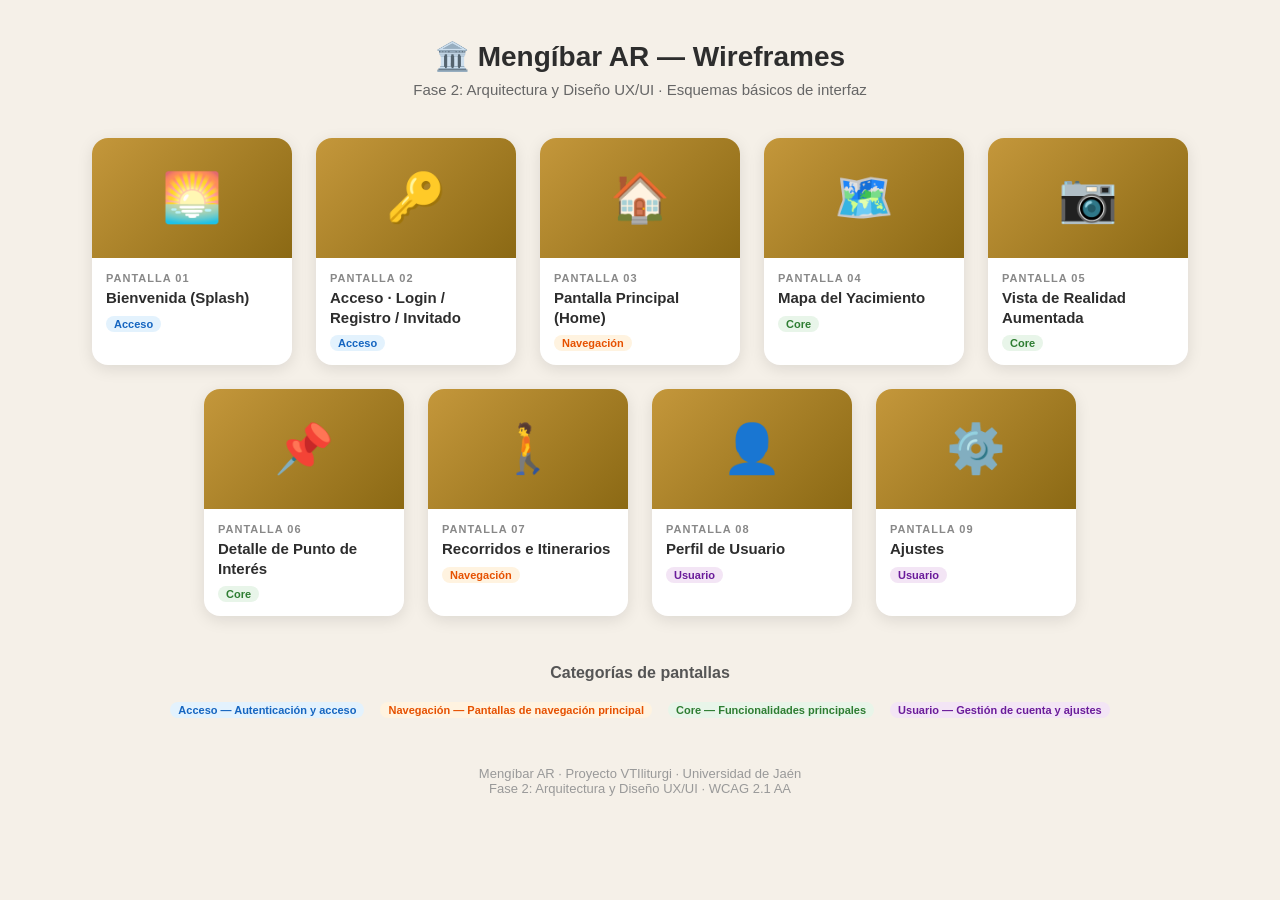
<file: docs/wireframes/index.html>
<!DOCTYPE html>
<html lang="es">
<head>
  <meta charset="UTF-8">
  <meta name="viewport" content="width=device-width, initial-scale=1.0">
  <title>Wireframes — Mengíbar AR</title>
  <style>
    * { box-sizing: border-box; margin: 0; padding: 0; }
    body {
      font-family: -apple-system, BlinkMacSystemFont, 'Segoe UI', sans-serif;
      background: #F5F0E8;
      color: #2D2D2D;
      padding: 40px 20px;
    }
    h1 {
      text-align: center;
      color: #2D2D2D;
      font-size: 28px;
      margin-bottom: 8px;
    }
    .subtitle {
      text-align: center;
      color: #666;
      margin-bottom: 40px;
      font-size: 15px;
    }
    .grid {
      display: flex;
      flex-wrap: wrap;
      gap: 24px;
      justify-content: center;
      max-width: 1200px;
      margin: 0 auto;
    }
    .card {
      background: #fff;
      border-radius: 16px;
      overflow: hidden;
      width: 200px;
      box-shadow: 0 4px 16px rgba(0,0,0,0.10);
      text-decoration: none;
      color: #2D2D2D;
      transition: transform 0.15s, box-shadow 0.15s;
    }
    .card:hover {
      transform: translateY(-4px);
      box-shadow: 0 8px 24px rgba(0,0,0,0.15);
    }
    .card-thumb {
      background: linear-gradient(135deg, #C4973B 0%, #8B6914 100%);
      height: 120px;
      display: flex;
      align-items: center;
      justify-content: center;
      font-size: 48px;
    }
    .card-body {
      padding: 14px;
    }
    .card-num {
      font-size: 11px;
      color: #888;
      font-weight: 600;
      letter-spacing: 1px;
      text-transform: uppercase;
    }
    .card-title {
      font-size: 15px;
      font-weight: 700;
      margin-top: 4px;
      line-height: 1.3;
    }
    .badge {
      display: inline-block;
      margin-top: 8px;
      padding: 2px 8px;
      border-radius: 20px;
      font-size: 11px;
      font-weight: 600;
    }
    .badge-auth { background: #E3F2FD; color: #1565C0; }
    .badge-nav  { background: #FFF3E0; color: #E65100; }
    .badge-core { background: #E8F5E9; color: #2E7D32; }
    .badge-user { background: #F3E5F5; color: #6A1B9A; }
    .legend {
      margin-top: 48px;
      text-align: center;
    }
    .legend h2 { font-size: 16px; margin-bottom: 12px; color: #555; }
    .legend-items { display: flex; gap: 16px; justify-content: center; flex-wrap: wrap; }
    footer {
      text-align: center;
      margin-top: 48px;
      font-size: 13px;
      color: #999;
    }
  </style>
</head>
<body>
  <h1>🏛️ Mengíbar AR — Wireframes</h1>
  <p class="subtitle">Fase 2: Arquitectura y Diseño UX/UI · Esquemas básicos de interfaz</p>

  <div class="grid">
    <a class="card" href="01-bienvenida.html">
      <div class="card-thumb">🌅</div>
      <div class="card-body">
        <div class="card-num">Pantalla 01</div>
        <div class="card-title">Bienvenida (Splash)</div>
        <span class="badge badge-auth">Acceso</span>
      </div>
    </a>

    <a class="card" href="02-acceso.html">
      <div class="card-thumb">🔑</div>
      <div class="card-body">
        <div class="card-num">Pantalla 02</div>
        <div class="card-title">Acceso · Login / Registro / Invitado</div>
        <span class="badge badge-auth">Acceso</span>
      </div>
    </a>

    <a class="card" href="03-home.html">
      <div class="card-thumb">🏠</div>
      <div class="card-body">
        <div class="card-num">Pantalla 03</div>
        <div class="card-title">Pantalla Principal (Home)</div>
        <span class="badge badge-nav">Navegación</span>
      </div>
    </a>

    <a class="card" href="04-mapa.html">
      <div class="card-thumb">🗺️</div>
      <div class="card-body">
        <div class="card-num">Pantalla 04</div>
        <div class="card-title">Mapa del Yacimiento</div>
        <span class="badge badge-core">Core</span>
      </div>
    </a>

    <a class="card" href="05-vista-ra.html">
      <div class="card-thumb">📷</div>
      <div class="card-body">
        <div class="card-num">Pantalla 05</div>
        <div class="card-title">Vista de Realidad Aumentada</div>
        <span class="badge badge-core">Core</span>
      </div>
    </a>

    <a class="card" href="06-detalle-poi.html">
      <div class="card-thumb">📌</div>
      <div class="card-body">
        <div class="card-num">Pantalla 06</div>
        <div class="card-title">Detalle de Punto de Interés</div>
        <span class="badge badge-core">Core</span>
      </div>
    </a>

    <a class="card" href="07-recorridos.html">
      <div class="card-thumb">🚶</div>
      <div class="card-body">
        <div class="card-num">Pantalla 07</div>
        <div class="card-title">Recorridos e Itinerarios</div>
        <span class="badge badge-nav">Navegación</span>
      </div>
    </a>

    <a class="card" href="08-perfil.html">
      <div class="card-thumb">👤</div>
      <div class="card-body">
        <div class="card-num">Pantalla 08</div>
        <div class="card-title">Perfil de Usuario</div>
        <span class="badge badge-user">Usuario</span>
      </div>
    </a>

    <a class="card" href="09-ajustes.html">
      <div class="card-thumb">⚙️</div>
      <div class="card-body">
        <div class="card-num">Pantalla 09</div>
        <div class="card-title">Ajustes</div>
        <span class="badge badge-user">Usuario</span>
      </div>
    </a>
  </div>

  <div class="legend">
    <h2>Categorías de pantallas</h2>
    <div class="legend-items">
      <span class="badge badge-auth">Acceso — Autenticación y acceso</span>
      <span class="badge badge-nav">Navegación — Pantallas de navegación principal</span>
      <span class="badge badge-core">Core — Funcionalidades principales</span>
      <span class="badge badge-user">Usuario — Gestión de cuenta y ajustes</span>
    </div>
  </div>

  <footer>
    Mengíbar AR · Proyecto VTIliturgi · Universidad de Jaén<br>
    Fase 2: Arquitectura y Diseño UX/UI · WCAG 2.1 AA
  </footer>
</body>
</html>
</file>
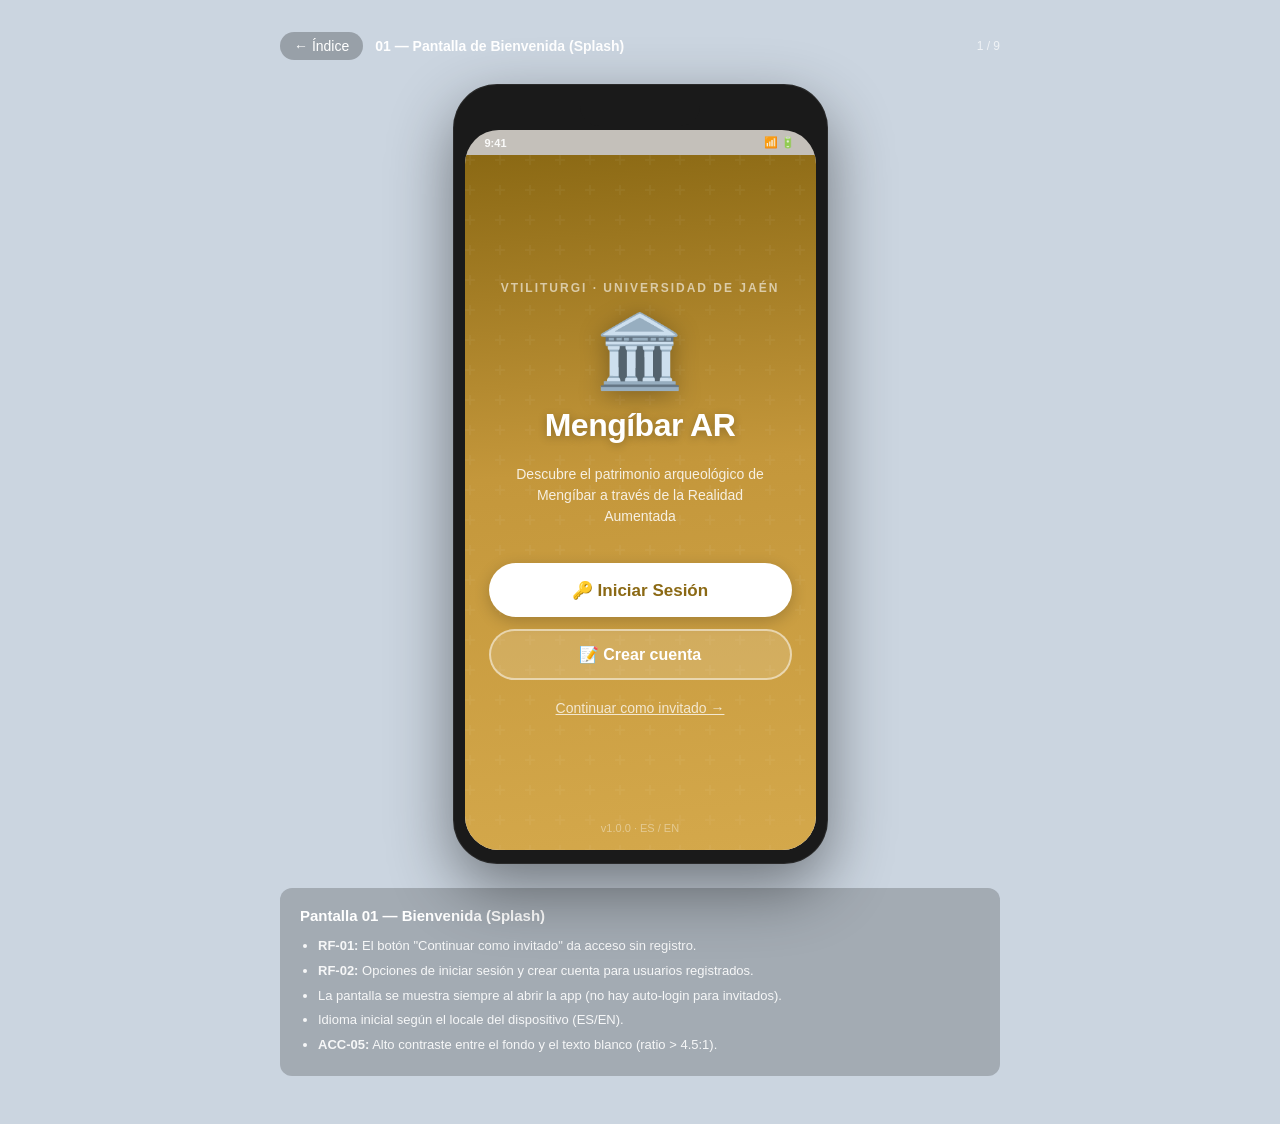
<file: docs/wireframes/01-bienvenida.html>
<!DOCTYPE html>
<html lang="es">
<head>
  <meta charset="UTF-8">
  <meta name="viewport" content="width=device-width, initial-scale=1.0">
  <title>01 · Bienvenida — Mengíbar AR</title>
  <link rel="stylesheet" href="wireframe-shared.css">
  <style>
    .splash-screen {
      flex: 1;
      background: linear-gradient(175deg, #8B6914 0%, #C4973B 45%, #D4A84B 100%);
      display: flex;
      flex-direction: column;
      align-items: center;
      justify-content: center;
      gap: 20px;
      padding: 32px 24px;
      position: relative;
      overflow: hidden;
    }
    .splash-screen::before {
      content: '';
      position: absolute;
      inset: 0;
      background: url("data:image/svg+xml,%3Csvg width='60' height='60' viewBox='0 0 60 60' xmlns='http://www.w3.org/2000/svg'%3E%3Cg fill='none' fill-rule='evenodd'%3E%3Cg fill='%23ffffff' fill-opacity='0.04'%3E%3Cpath d='M36 34v-4h-2v4h-4v2h4v4h2v-4h4v-2h-4zm0-30V0h-2v4h-4v2h4v4h2V6h4V4h-4zM6 34v-4H4v4H0v2h4v4h2v-4h4v-2H6zM6 4V0H4v4H0v2h4v4h2V6h4V4H6z'/%3E%3C/g%3E%3C/g%3E%3C/svg%3E");
    }
    .splash-logo {
      font-size: 72px;
      line-height: 1;
      filter: drop-shadow(0 4px 12px rgba(0,0,0,0.3));
    }
    .splash-title {
      font-size: 32px;
      font-weight: 900;
      color: #fff;
      text-shadow: 0 2px 8px rgba(0,0,0,0.25);
      letter-spacing: -0.5px;
    }
    .splash-subtitle {
      font-size: 14px;
      color: rgba(255,255,255,0.85);
      text-align: center;
      line-height: 1.5;
      max-width: 260px;
    }
    .splash-tagline {
      font-size: 12px;
      color: rgba(255,255,255,0.6);
      text-transform: uppercase;
      letter-spacing: 2px;
      font-weight: 600;
    }
    .splash-btn-group {
      width: 100%;
      display: flex;
      flex-direction: column;
      gap: 12px;
      margin-top: 16px;
    }
    .btn-splash-primary {
      background: #fff;
      color: #8B6914;
      border: none;
      border-radius: 28px;
      padding: 16px 24px;
      font-size: 17px;
      font-weight: 800;
      width: 100%;
      cursor: pointer;
      display: flex;
      align-items: center;
      justify-content: center;
      gap: 8px;
      min-height: 54px;
      box-shadow: 0 4px 16px rgba(0,0,0,0.2);
    }
    .btn-splash-secondary {
      background: rgba(255,255,255,0.15);
      color: #fff;
      border: 2px solid rgba(255,255,255,0.5);
      border-radius: 28px;
      padding: 14px 24px;
      font-size: 16px;
      font-weight: 700;
      width: 100%;
      cursor: pointer;
      display: flex;
      align-items: center;
      justify-content: center;
      gap: 8px;
      min-height: 50px;
    }
    .btn-splash-ghost {
      background: transparent;
      color: rgba(255,255,255,0.75);
      border: none;
      font-size: 14px;
      cursor: pointer;
      text-decoration: underline;
      padding: 8px;
      text-align: center;
    }
    .splash-version {
      position: absolute;
      bottom: 16px;
      font-size: 11px;
      color: rgba(255,255,255,0.4);
    }
    .splash-status-bar {
      background: rgba(0,0,0,0.2);
      color: rgba(255,255,255,0.9);
      font-size: 11px;
      font-weight: 600;
      padding: 6px 20px;
      display: flex;
      justify-content: space-between;
      align-items: center;
      flex-shrink: 0;
    }
  </style>
</head>
<body>
  <div class="page-header">
    <a href="index.html">← Índice</a>
    <span class="page-title">01 — Pantalla de Bienvenida (Splash)</span>
    <span class="screen-num">1 / 9</span>
  </div>

  <div class="device">
    <div class="device-notch"></div>
    <div class="screen" style="border-radius:34px; overflow:hidden;">
      <div class="splash-status-bar">
        <span>9:41</span>
        <span>📶 🔋</span>
      </div>
      <div class="splash-screen">
        <div class="splash-tagline">VTIliturgi · Universidad de Jaén</div>
        <div class="splash-logo">🏛️</div>
        <div class="splash-title">Mengíbar AR</div>
        <div class="splash-subtitle">Descubre el patrimonio arqueológico de Mengíbar a través de la Realidad Aumentada</div>

        <div class="splash-btn-group">
          <button class="btn-splash-primary">🔑 Iniciar Sesión</button>
          <button class="btn-splash-secondary">📝 Crear cuenta</button>
          <button class="btn-splash-ghost">Continuar como invitado →</button>
        </div>

        <div class="splash-version">v1.0.0 · ES / EN</div>
      </div>
    </div>
  </div>

  <div class="description">
    <h3>Pantalla 01 — Bienvenida (Splash)</h3>
    <ul>
      <li><strong>RF-01:</strong> El botón "Continuar como invitado" da acceso sin registro.</li>
      <li><strong>RF-02:</strong> Opciones de iniciar sesión y crear cuenta para usuarios registrados.</li>
      <li>La pantalla se muestra siempre al abrir la app (no hay auto-login para invitados).</li>
      <li>Idioma inicial según el locale del dispositivo (ES/EN).</li>
      <li><strong>ACC-05:</strong> Alto contraste entre el fondo y el texto blanco (ratio &gt; 4.5:1).</li>
    </ul>
  </div>
</body>
</html>
</file>
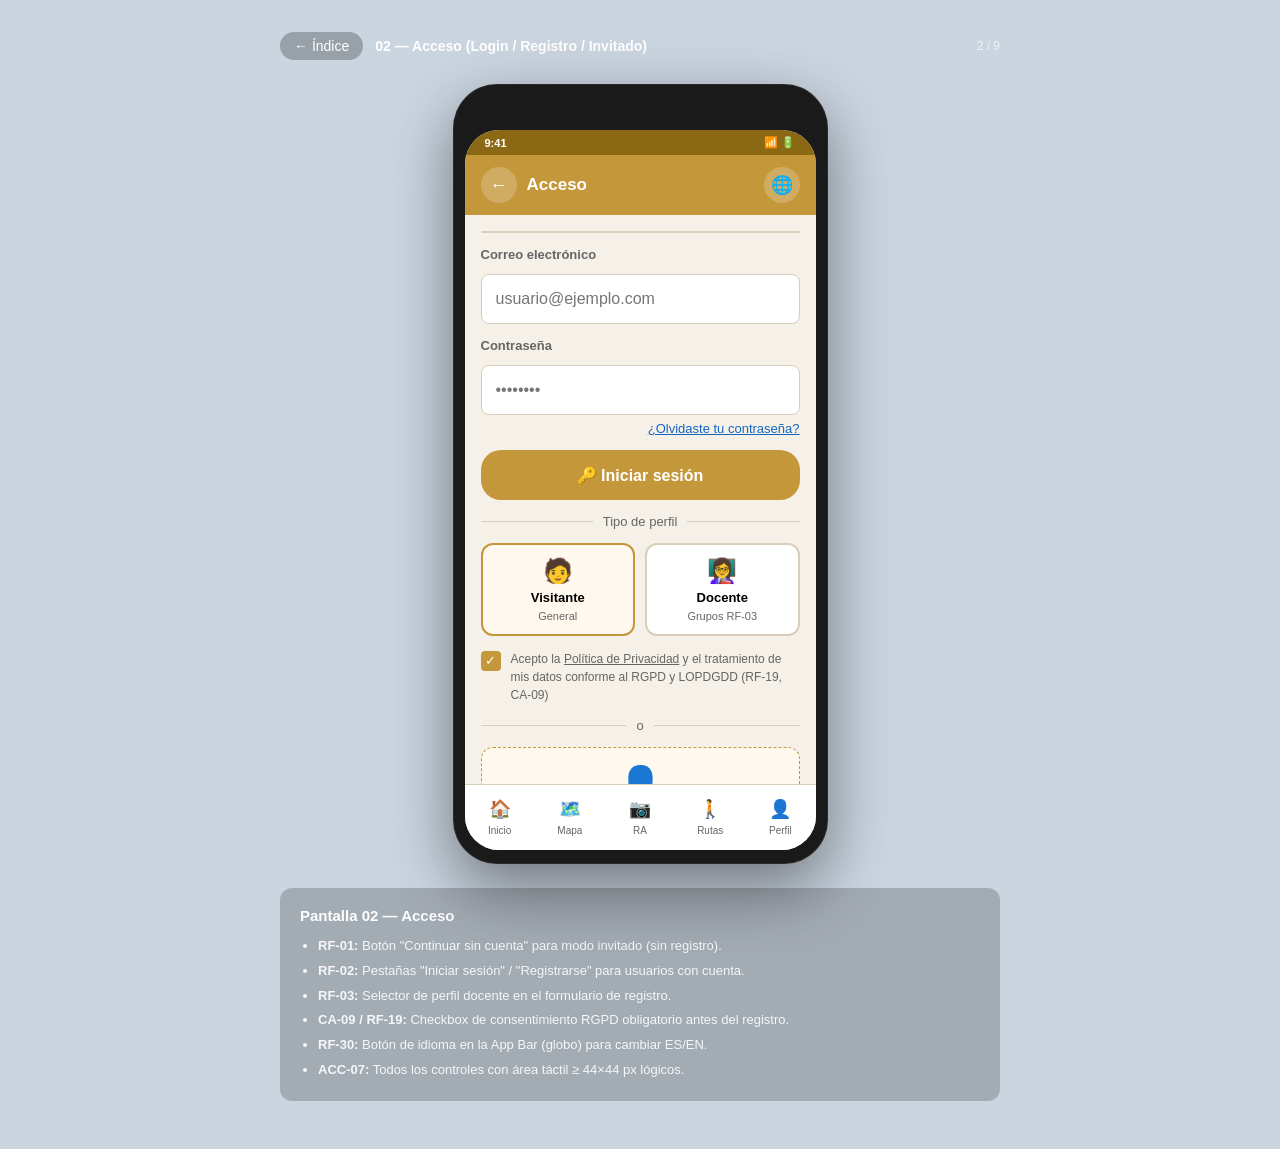
<file: docs/wireframes/02-acceso.html>
<!DOCTYPE html>
<html lang="es">
<head>
  <meta charset="UTF-8">
  <meta name="viewport" content="width=device-width, initial-scale=1.0">
  <title>02 · Acceso — Mengíbar AR</title>
  <link rel="stylesheet" href="wireframe-shared.css">
  <style>
    .tabs {
      display: flex;
      background: #fff;
      border-radius: 12px;
      overflow: hidden;
      border: 1.5px solid var(--color-divider);
    }
    .tab {
      flex: 1;
      padding: 11px;
      text-align: center;
      font-size: 14px;
      font-weight: 700;
      cursor: pointer;
      color: var(--color-gray);
    }
    .tab.active {
      background: var(--color-ocre);
      color: #fff;
    }
    .form-group { display: flex; flex-direction: column; gap: 6px; }
    .forgot-link {
      text-align: right;
      font-size: 13px;
      color: var(--color-blue);
      cursor: pointer;
      text-decoration: underline;
    }
    .guest-box {
      background: #FFF8EE;
      border: 1.5px dashed var(--color-ocre);
      border-radius: var(--radius-md);
      padding: 16px;
      text-align: center;
      display: flex;
      flex-direction: column;
      gap: 10px;
    }
    .guest-icon { font-size: 36px; }
    .guest-title { font-size: 16px; font-weight: 700; color: var(--color-dark); }
    .guest-desc { font-size: 13px; color: var(--color-gray); line-height: 1.5; }
    .privacy-check {
      display: flex;
      align-items: flex-start;
      gap: 10px;
      font-size: 12px;
      color: var(--color-gray);
      line-height: 1.5;
    }
    .checkbox {
      width: 20px;
      height: 20px;
      border: 2px solid var(--color-ocre);
      border-radius: 4px;
      flex-shrink: 0;
      margin-top: 1px;
      display: flex;
      align-items: center;
      justify-content: center;
      background: #fff;
    }
    .checkbox.checked { background: var(--color-ocre); color: #fff; font-size: 13px; }
    .role-selector {
      display: flex;
      gap: 10px;
    }
    .role-option {
      flex: 1;
      background: #fff;
      border: 2px solid var(--color-divider);
      border-radius: var(--radius-md);
      padding: 12px 8px;
      text-align: center;
      cursor: pointer;
      font-size: 13px;
      display: flex;
      flex-direction: column;
      gap: 5px;
    }
    .role-option.selected { border-color: var(--color-ocre); background: #FFF8EE; }
    .role-icon { font-size: 24px; }
    .role-label { font-weight: 700; font-size: 13px; }
  </style>
</head>
<body>
  <div class="page-header">
    <a href="index.html">← Índice</a>
    <span class="page-title">02 — Acceso (Login / Registro / Invitado)</span>
    <span class="screen-num">2 / 9</span>
  </div>

  <div class="device">
    <div class="device-notch"></div>
    <div class="screen">
      <div class="status-bar"><span>9:41</span><span>📶 🔋</span></div>
      <div class="app-bar">
        <div class="app-bar-icon">←</div>
        <span class="app-bar-title">Acceso</span>
        <div class="app-bar-icon">🌐</div>
      </div>

      <div class="content">
        <!-- Selector de modo: Login / Registro -->
        <div class="tabs">
          <div class="tab active">Iniciar sesión</div>
          <div class="tab">Registrarse</div>
        </div>

        <!-- ── Formulario Login ── -->
        <div class="form-group">
          <label class="input-label">Correo electrónico</label>
          <input class="input-field" type="email" placeholder="usuario@ejemplo.com">
        </div>
        <div class="form-group">
          <label class="input-label">Contraseña</label>
          <input class="input-field" type="password" placeholder="••••••••">
          <div class="forgot-link">¿Olvidaste tu contraseña?</div>
        </div>

        <button class="btn-primary">🔑 Iniciar sesión</button>

        <!-- ── Selección de perfil (solo en Registro) ── -->
        <div class="divider-text">Tipo de perfil</div>
        <div class="role-selector">
          <div class="role-option selected">
            <div class="role-icon">🧑</div>
            <div class="role-label">Visitante</div>
            <div style="font-size:11px; color: var(--color-gray);">General</div>
          </div>
          <div class="role-option">
            <div class="role-icon">👩‍🏫</div>
            <div class="role-label">Docente</div>
            <div style="font-size:11px; color: var(--color-gray);">Grupos RF-03</div>
          </div>
        </div>

        <!-- ── Privacidad ── -->
        <div class="privacy-check">
          <div class="checkbox checked">✓</div>
          <span>Acepto la <u>Política de Privacidad</u> y el tratamiento de mis datos conforme al RGPD y LOPDGDD (RF-19, CA-09)</span>
        </div>

        <div class="divider-text">o</div>

        <!-- ── Acceso invitado ── -->
        <div class="guest-box">
          <div class="guest-icon">👤</div>
          <div class="guest-title">Explorar como invitado</div>
          <div class="guest-desc">Accede sin registrarte. No se guardará tu progreso ni favoritos.</div>
          <button class="btn-secondary">Continuar sin cuenta →</button>
        </div>

        <div class="wf-note">RF-01: acceso invitado sin registro · RF-02: registro opcional · RF-03: perfil docente · CA-09: RGPD</div>
      </div>

      <div class="tab-bar">
        <div class="tab-item"><div class="tab-icon">🏠</div>Inicio</div>
        <div class="tab-item"><div class="tab-icon">🗺️</div>Mapa</div>
        <div class="tab-item"><div class="tab-icon">📷</div>RA</div>
        <div class="tab-item"><div class="tab-icon">🚶</div>Rutas</div>
        <div class="tab-item"><div class="tab-icon">👤</div>Perfil</div>
      </div>
    </div>
  </div>

  <div class="description">
    <h3>Pantalla 02 — Acceso</h3>
    <ul>
      <li><strong>RF-01:</strong> Botón "Continuar sin cuenta" para modo invitado (sin registro).</li>
      <li><strong>RF-02:</strong> Pestañas "Iniciar sesión" / "Registrarse" para usuarios con cuenta.</li>
      <li><strong>RF-03:</strong> Selector de perfil docente en el formulario de registro.</li>
      <li><strong>CA-09 / RF-19:</strong> Checkbox de consentimiento RGPD obligatorio antes del registro.</li>
      <li><strong>RF-30:</strong> Botón de idioma en la App Bar (globo) para cambiar ES/EN.</li>
      <li><strong>ACC-07:</strong> Todos los controles con área táctil ≥ 44×44 px lógicos.</li>
    </ul>
  </div>
</body>
</html>
</file>
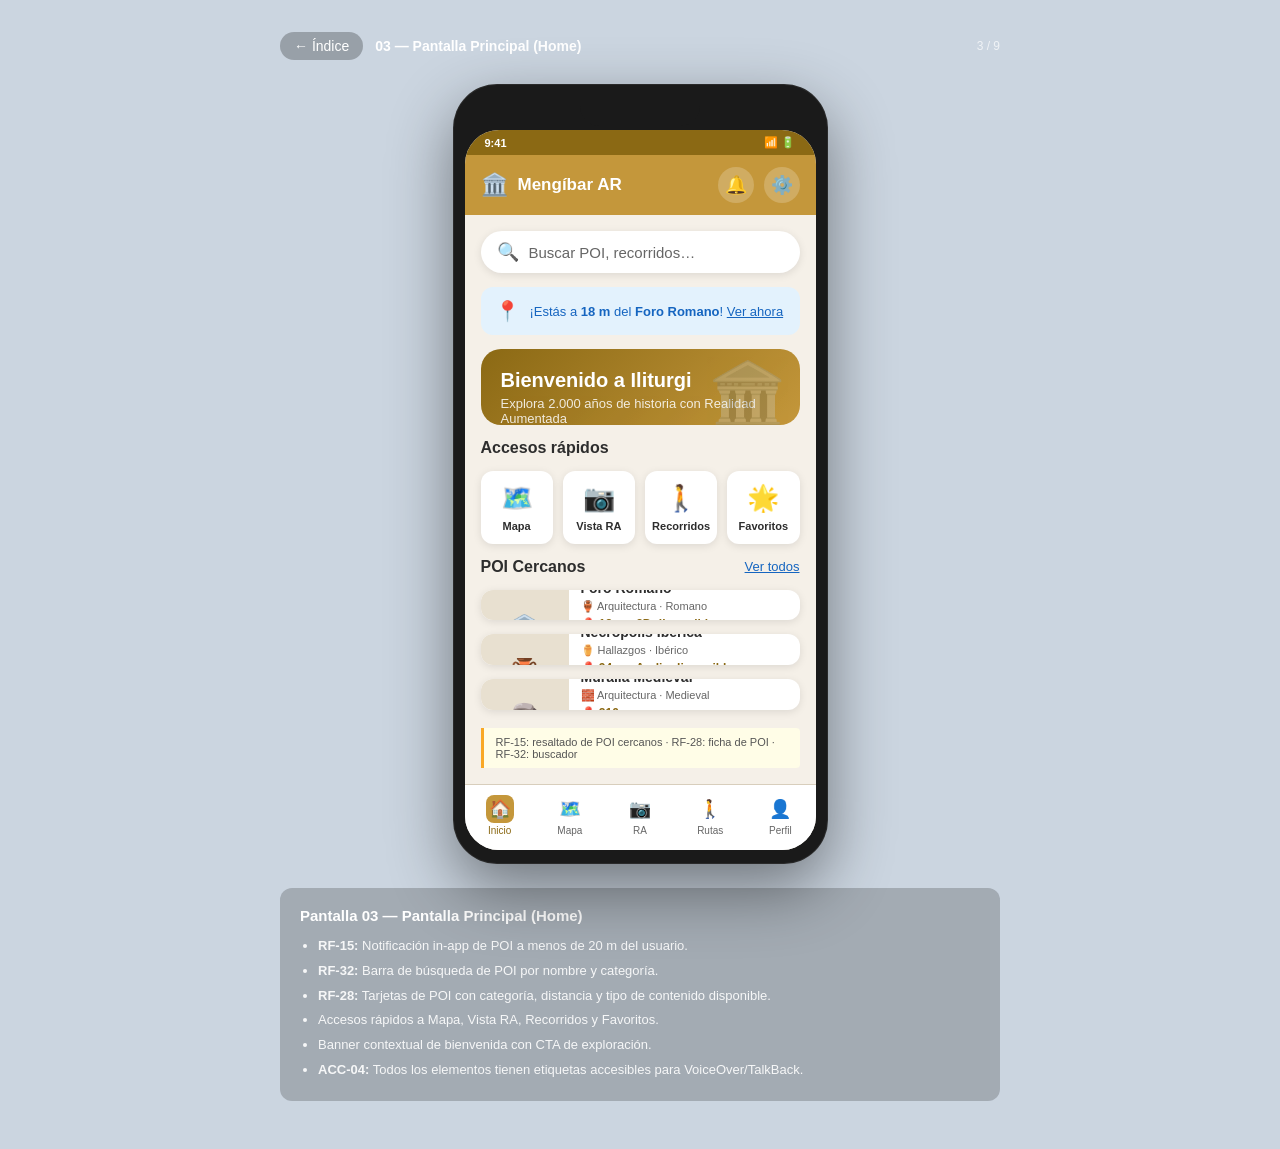
<file: docs/wireframes/03-home.html>
<!DOCTYPE html>
<html lang="es">
<head>
  <meta charset="UTF-8">
  <meta name="viewport" content="width=device-width, initial-scale=1.0">
  <title>03 · Home — Mengíbar AR</title>
  <link rel="stylesheet" href="wireframe-shared.css">
  <style>
    .search-bar {
      background: #fff;
      border-radius: 28px;
      display: flex;
      align-items: center;
      gap: 10px;
      padding: 10px 16px;
      box-shadow: var(--shadow-sm);
    }
    .search-icon { font-size: 18px; color: var(--color-gray); }
    .search-input {
      flex: 1;
      border: none;
      outline: none;
      font-size: 15px;
      color: var(--color-gray);
      background: transparent;
    }
    .hero-banner {
      background: linear-gradient(135deg, #8B6914, #C4973B);
      border-radius: var(--radius-lg);
      padding: 20px;
      color: #fff;
      position: relative;
      overflow: hidden;
    }
    .hero-banner::after {
      content: '🏛️';
      position: absolute;
      right: 12px;
      bottom: -8px;
      font-size: 64px;
      opacity: 0.25;
    }
    .hero-title { font-size: 20px; font-weight: 800; }
    .hero-subtitle { font-size: 13px; margin-top: 4px; opacity: 0.85; }
    .hero-btn {
      margin-top: 14px;
      background: rgba(255,255,255,0.9);
      color: #8B6914;
      border: none;
      border-radius: 20px;
      padding: 8px 18px;
      font-size: 13px;
      font-weight: 700;
      cursor: pointer;
      display: inline-flex;
      align-items: center;
      gap: 5px;
    }
    .section-header {
      display: flex;
      align-items: center;
      justify-content: space-between;
    }
    .section-title {
      font-size: 16px;
      font-weight: 800;
      color: var(--color-dark);
    }
    .section-link {
      font-size: 13px;
      color: var(--color-blue);
      text-decoration: underline;
      cursor: pointer;
    }
    .quick-access {
      display: grid;
      grid-template-columns: repeat(4, 1fr);
      gap: 10px;
    }
    .quick-item {
      background: #fff;
      border-radius: var(--radius-md);
      padding: 12px 6px;
      display: flex;
      flex-direction: column;
      align-items: center;
      gap: 6px;
      cursor: pointer;
      box-shadow: var(--shadow-sm);
      text-align: center;
    }
    .quick-icon { font-size: 26px; }
    .quick-label { font-size: 11px; font-weight: 600; color: var(--color-dark); }
    .poi-card {
      background: #fff;
      border-radius: var(--radius-md);
      overflow: hidden;
      box-shadow: var(--shadow-sm);
      display: flex;
      gap: 0;
    }
    .poi-img {
      width: 88px;
      height: 88px;
      background: var(--color-light);
      display: flex;
      align-items: center;
      justify-content: center;
      font-size: 36px;
      flex-shrink: 0;
    }
    .poi-info {
      padding: 10px 12px;
      flex: 1;
      display: flex;
      flex-direction: column;
      justify-content: center;
      gap: 4px;
    }
    .poi-name { font-size: 14px; font-weight: 700; color: var(--color-dark); }
    .poi-cat { font-size: 11px; color: var(--color-gray); }
    .poi-dist { font-size: 12px; color: var(--color-ocre-dark); font-weight: 600; }
    .notify-banner {
      background: var(--color-blue-bg);
      border-radius: var(--radius-md);
      padding: 12px 14px;
      display: flex;
      align-items: center;
      gap: 10px;
      font-size: 13px;
      color: var(--color-blue);
    }
    .notify-icon { font-size: 20px; }
  </style>
</head>
<body>
  <div class="page-header">
    <a href="index.html">← Índice</a>
    <span class="page-title">03 — Pantalla Principal (Home)</span>
    <span class="screen-num">3 / 9</span>
  </div>

  <div class="device">
    <div class="device-notch"></div>
    <div class="screen">
      <div class="status-bar"><span>9:41</span><span>📶 🔋</span></div>
      <div class="app-bar">
        <span style="font-size:22px;">🏛️</span>
        <span class="app-bar-title">Mengíbar AR</span>
        <div class="app-bar-icon">🔔</div>
        <div class="app-bar-icon">⚙️</div>
      </div>

      <div class="content">
        <!-- Barra de búsqueda -->
        <div class="search-bar">
          <span class="search-icon">🔍</span>
          <span class="search-input">Buscar POI, recorridos…</span>
        </div>

        <!-- Notificación de proximidad (RF-15) -->
        <div class="notify-banner">
          <div class="notify-icon">📍</div>
          <div>¡Estás a <strong>18 m</strong> del <strong>Foro Romano</strong>! <u>Ver ahora</u></div>
        </div>

        <!-- Banner hero -->
        <div class="hero-banner">
          <div class="hero-title">Bienvenido a Iliturgi</div>
          <div class="hero-subtitle">Explora 2.000 años de historia con Realidad Aumentada</div>
          <button class="hero-btn">🗺️ Comenzar exploración</button>
        </div>

        <!-- Accesos rápidos -->
        <div class="section-header">
          <div class="section-title">Accesos rápidos</div>
        </div>
        <div class="quick-access">
          <div class="quick-item">
            <div class="quick-icon">🗺️</div>
            <div class="quick-label">Mapa</div>
          </div>
          <div class="quick-item">
            <div class="quick-icon">📷</div>
            <div class="quick-label">Vista RA</div>
          </div>
          <div class="quick-item">
            <div class="quick-icon">🚶</div>
            <div class="quick-label">Recorridos</div>
          </div>
          <div class="quick-item">
            <div class="quick-icon">🌟</div>
            <div class="quick-label">Favoritos</div>
          </div>
        </div>

        <!-- POI Destacados -->
        <div class="section-header">
          <div class="section-title">POI Cercanos</div>
          <div class="section-link">Ver todos</div>
        </div>

        <div class="poi-card">
          <div class="poi-img">🏛️</div>
          <div class="poi-info">
            <div class="poi-name">Foro Romano</div>
            <div class="poi-cat">🏺 Arquitectura · Romano</div>
            <div class="poi-dist">📍 18 m · 3D disponible</div>
          </div>
        </div>

        <div class="poi-card">
          <div class="poi-img">🏺</div>
          <div class="poi-info">
            <div class="poi-name">Necrópolis Ibérica</div>
            <div class="poi-cat">⚱️ Hallazgos · Ibérico</div>
            <div class="poi-dist">📍 94 m · Audio disponible</div>
          </div>
        </div>

        <div class="poi-card">
          <div class="poi-img">🗿</div>
          <div class="poi-info">
            <div class="poi-name">Muralla Medieval</div>
            <div class="poi-cat">🧱 Arquitectura · Medieval</div>
            <div class="poi-dist">📍 210 m</div>
          </div>
        </div>

        <div class="wf-note">RF-15: resaltado de POI cercanos · RF-28: ficha de POI · RF-32: buscador</div>
      </div>

      <div class="tab-bar">
        <div class="tab-item active"><div class="tab-icon">🏠</div>Inicio</div>
        <div class="tab-item"><div class="tab-icon">🗺️</div>Mapa</div>
        <div class="tab-item"><div class="tab-icon">📷</div>RA</div>
        <div class="tab-item"><div class="tab-icon">🚶</div>Rutas</div>
        <div class="tab-item"><div class="tab-icon">👤</div>Perfil</div>
      </div>
    </div>
  </div>

  <div class="description">
    <h3>Pantalla 03 — Pantalla Principal (Home)</h3>
    <ul>
      <li><strong>RF-15:</strong> Notificación in-app de POI a menos de 20 m del usuario.</li>
      <li><strong>RF-32:</strong> Barra de búsqueda de POI por nombre y categoría.</li>
      <li><strong>RF-28:</strong> Tarjetas de POI con categoría, distancia y tipo de contenido disponible.</li>
      <li>Accesos rápidos a Mapa, Vista RA, Recorridos y Favoritos.</li>
      <li>Banner contextual de bienvenida con CTA de exploración.</li>
      <li><strong>ACC-04:</strong> Todos los elementos tienen etiquetas accesibles para VoiceOver/TalkBack.</li>
    </ul>
  </div>
</body>
</html>
</file>
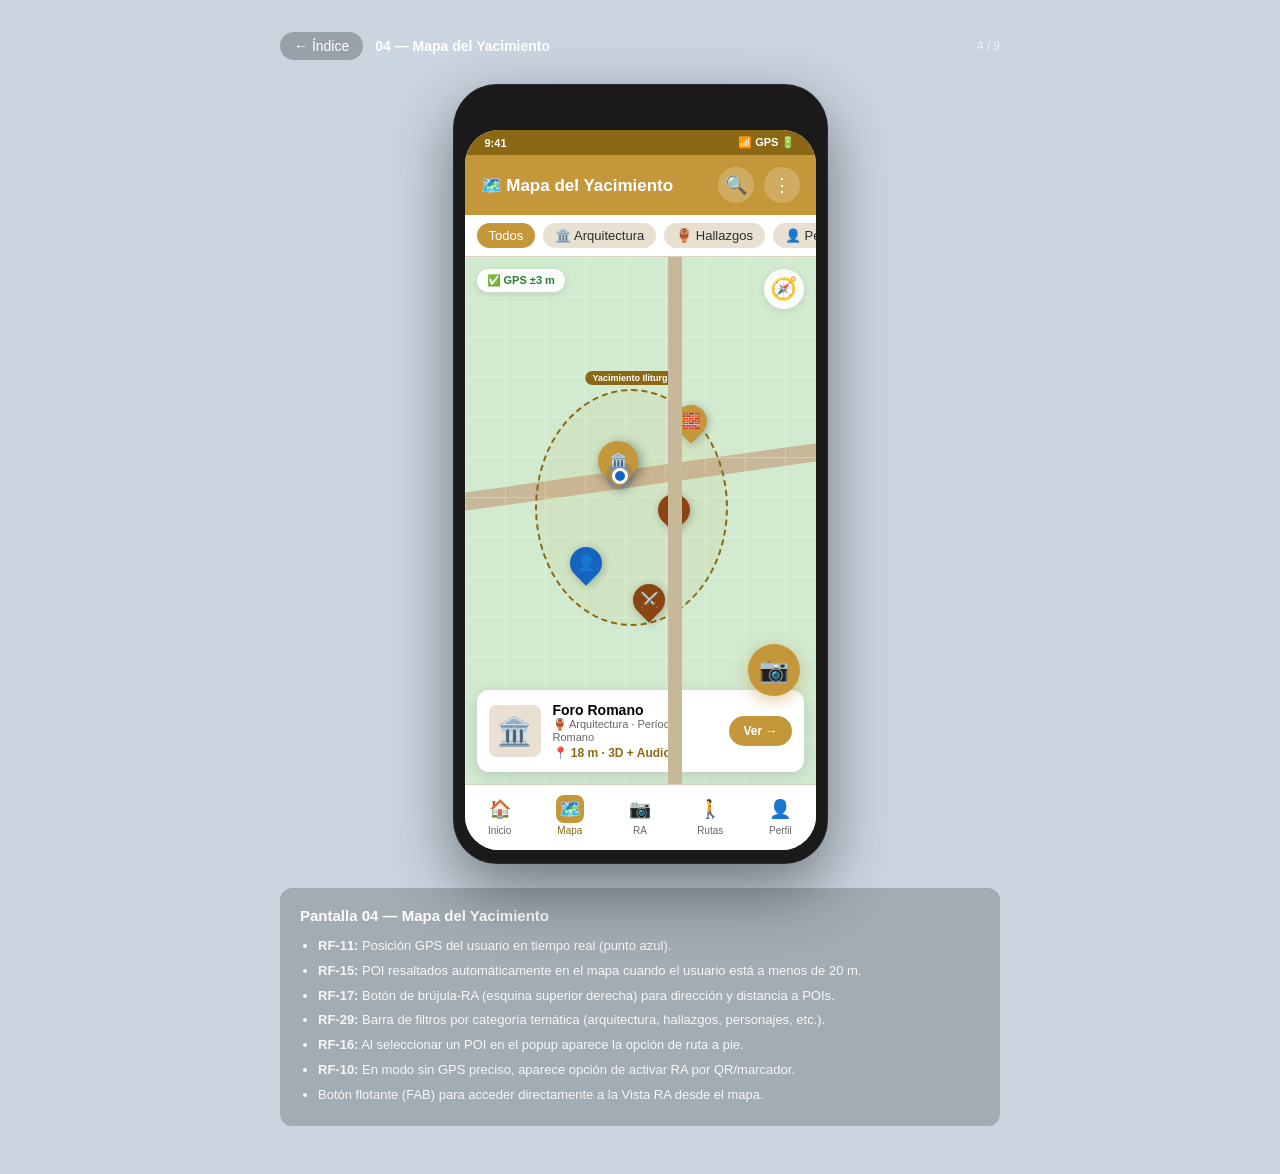
<file: docs/wireframes/04-mapa.html>
<!DOCTYPE html>
<html lang="es">
<head>
  <meta charset="UTF-8">
  <meta name="viewport" content="width=device-width, initial-scale=1.0">
  <title>04 · Mapa — Mengíbar AR</title>
  <link rel="stylesheet" href="wireframe-shared.css">
  <style>
    .map-area {
      flex: 1;
      background: #D1EAD0;
      position: relative;
      overflow: hidden;
    }
    /* Carretera principal */
    .map-area::before {
      content: '';
      position: absolute;
      top: 40%; left: 0; right: 0;
      height: 18px;
      background: #C8B89A;
      transform: rotate(-8deg) scaleX(1.4);
      transform-origin: center;
    }
    /* Carretera secundaria */
    .map-area::after {
      content: '';
      position: absolute;
      top: 0; bottom: 0;
      left: 58%;
      width: 14px;
      background: #C8B89A;
    }
    .map-grid {
      position: absolute;
      inset: 0;
      background-image:
        linear-gradient(rgba(255,255,255,.25) 1px, transparent 1px),
        linear-gradient(90deg, rgba(255,255,255,.25) 1px, transparent 1px);
      background-size: 40px 40px;
    }
    /* Zona yacimiento */
    .map-zone {
      position: absolute;
      top: 25%; left: 20%;
      width: 55%; height: 45%;
      border: 2px dashed #8B6914;
      border-radius: 50%;
      background: rgba(196,151,59,0.08);
    }
    .map-zone-label {
      position: absolute;
      top: -20px; left: 50%;
      transform: translateX(-50%);
      background: #8B6914;
      color: #fff;
      font-size: 9px;
      font-weight: 700;
      padding: 2px 7px;
      border-radius: 10px;
      white-space: nowrap;
    }
    /* Marcadores POI */
    .poi-marker {
      position: absolute;
      width: 32px;
      height: 32px;
      border-radius: 50% 50% 50% 0;
      transform: rotate(-45deg);
      display: flex;
      align-items: center;
      justify-content: center;
      box-shadow: 0 2px 8px rgba(0,0,0,0.25);
      cursor: pointer;
    }
    .poi-marker .icon {
      transform: rotate(45deg);
      font-size: 15px;
    }
    .poi-marker.selected {
      width: 40px; height: 40px;
      box-shadow: 0 4px 12px rgba(0,0,0,0.4);
    }
    .poi-marker.arquitectura { background: #C4973B; }
    .poi-marker.hallazgo    { background: #8B4513; }
    .poi-marker.personaje   { background: #1565C0; }
    /* Usuario */
    .user-dot {
      position: absolute;
      width: 16px; height: 16px;
      background: #1565C0;
      border: 3px solid #fff;
      border-radius: 50%;
      box-shadow: 0 0 0 6px rgba(21,101,192,0.2);
    }
    /* Brújula */
    .compass {
      position: absolute;
      top: 12px; right: 12px;
      width: 40px; height: 40px;
      background: rgba(255,255,255,0.9);
      border-radius: 50%;
      display: flex;
      align-items: center;
      justify-content: center;
      font-size: 22px;
      box-shadow: var(--shadow-sm);
    }
    /* GPS precision */
    .gps-badge {
      position: absolute;
      top: 12px; left: 12px;
      background: rgba(255,255,255,0.9);
      border-radius: 20px;
      padding: 5px 10px;
      font-size: 11px;
      font-weight: 700;
      color: var(--color-green);
      box-shadow: var(--shadow-sm);
      display: flex;
      align-items: center;
      gap: 4px;
    }
    /* Popup POI */
    .poi-popup {
      position: absolute;
      bottom: 12px; left: 12px; right: 12px;
      background: #fff;
      border-radius: var(--radius-md);
      padding: 12px;
      box-shadow: var(--shadow-md);
      display: flex;
      align-items: center;
      gap: 12px;
    }
    .poi-popup-img {
      width: 52px; height: 52px;
      background: var(--color-light);
      border-radius: 8px;
      display: flex;
      align-items: center;
      justify-content: center;
      font-size: 28px;
      flex-shrink: 0;
    }
    .poi-popup-info { flex: 1; }
    .poi-popup-name { font-size: 14px; font-weight: 700; }
    .poi-popup-cat { font-size: 11px; color: var(--color-gray); }
    .poi-popup-dist { font-size: 12px; color: var(--color-ocre-dark); font-weight: 600; margin-top: 3px; }
    .poi-popup-btn {
      background: var(--color-ocre);
      color: #fff;
      border: none;
      border-radius: 20px;
      padding: 8px 14px;
      font-size: 12px;
      font-weight: 700;
      cursor: pointer;
      white-space: nowrap;
    }
    /* Filtros */
    .filter-bar {
      background: #fff;
      padding: 8px 12px;
      display: flex;
      gap: 8px;
      overflow-x: auto;
      flex-shrink: 0;
      border-bottom: 1px solid var(--color-divider);
    }
    .filter-bar::-webkit-scrollbar { display: none; }
    /* Botón flotante RA */
    .fab-ra {
      position: absolute;
      bottom: 88px;
      right: 16px;
      width: 52px; height: 52px;
      background: var(--color-ocre);
      border-radius: 50%;
      display: flex;
      align-items: center;
      justify-content: center;
      font-size: 24px;
      box-shadow: 0 4px 16px rgba(196,151,59,0.5);
      cursor: pointer;
    }
  </style>
</head>
<body>
  <div class="page-header">
    <a href="index.html">← Índice</a>
    <span class="page-title">04 — Mapa del Yacimiento</span>
    <span class="screen-num">4 / 9</span>
  </div>

  <div class="device">
    <div class="device-notch"></div>
    <div class="screen">
      <div class="status-bar"><span>9:41</span><span>📶 GPS 🔋</span></div>
      <div class="app-bar">
        <span class="app-bar-title">🗺️ Mapa del Yacimiento</span>
        <div class="app-bar-icon">🔍</div>
        <div class="app-bar-icon">⋮</div>
      </div>

      <!-- Filtros de categoría (RF-29) -->
      <div class="filter-bar">
        <div class="chip active">Todos</div>
        <div class="chip">🏛️ Arquitectura</div>
        <div class="chip">🏺 Hallazgos</div>
        <div class="chip">👤 Personajes</div>
        <div class="chip">🗺️ Mapas hist.</div>
      </div>

      <!-- Mapa -->
      <div class="map-area" style="flex:1; position:relative;">
        <div class="map-grid"></div>

        <!-- Zona del yacimiento -->
        <div class="map-zone">
          <div class="map-zone-label">Yacimiento Iliturgi</div>
        </div>

        <!-- Marcadores POI -->
        <div class="poi-marker arquitectura selected" style="top:35%;left:38%;">
          <span class="icon">🏛️</span>
        </div>
        <div class="poi-marker hallazgo" style="top:45%;left:55%;">
          <span class="icon">🏺</span>
        </div>
        <div class="poi-marker arquitectura" style="top:28%;left:60%;">
          <span class="icon">🧱</span>
        </div>
        <div class="poi-marker personaje" style="top:55%;left:30%;">
          <span class="icon">👤</span>
        </div>
        <div class="poi-marker hallazgo" style="top:62%;left:48%;">
          <span class="icon">⚔️</span>
        </div>

        <!-- Usuario (GPS) -->
        <div class="user-dot" style="top:40%;left:42%;"></div>

        <!-- GPS badge -->
        <div class="gps-badge">✅ GPS ±3 m</div>

        <!-- Brújula -->
        <div class="compass">🧭</div>

        <!-- Popup POI seleccionado -->
        <div class="poi-popup">
          <div class="poi-popup-img">🏛️</div>
          <div class="poi-popup-info">
            <div class="poi-popup-name">Foro Romano</div>
            <div class="poi-popup-cat">🏺 Arquitectura · Período Romano</div>
            <div class="poi-popup-dist">📍 18 m · 3D + Audio</div>
          </div>
          <button class="poi-popup-btn">Ver →</button>
        </div>

        <!-- FAB: Vista RA -->
        <div class="fab-ra">📷</div>
      </div>

      <div class="tab-bar">
        <div class="tab-item"><div class="tab-icon">🏠</div>Inicio</div>
        <div class="tab-item active"><div class="tab-icon">🗺️</div>Mapa</div>
        <div class="tab-item"><div class="tab-icon">📷</div>RA</div>
        <div class="tab-item"><div class="tab-icon">🚶</div>Rutas</div>
        <div class="tab-item"><div class="tab-icon">👤</div>Perfil</div>
      </div>
    </div>
  </div>

  <div class="description">
    <h3>Pantalla 04 — Mapa del Yacimiento</h3>
    <ul>
      <li><strong>RF-11:</strong> Posición GPS del usuario en tiempo real (punto azul).</li>
      <li><strong>RF-15:</strong> POI resaltados automáticamente en el mapa cuando el usuario está a menos de 20 m.</li>
      <li><strong>RF-17:</strong> Botón de brújula-RA (esquina superior derecha) para dirección y distancia a POIs.</li>
      <li><strong>RF-29:</strong> Barra de filtros por categoría temática (arquitectura, hallazgos, personajes, etc.).</li>
      <li><strong>RF-16:</strong> Al seleccionar un POI en el popup aparece la opción de ruta a pie.</li>
      <li><strong>RF-10:</strong> En modo sin GPS preciso, aparece opción de activar RA por QR/marcador.</li>
      <li>Botón flotante (FAB) para acceder directamente a la Vista RA desde el mapa.</li>
    </ul>
  </div>
</body>
</html>
</file>
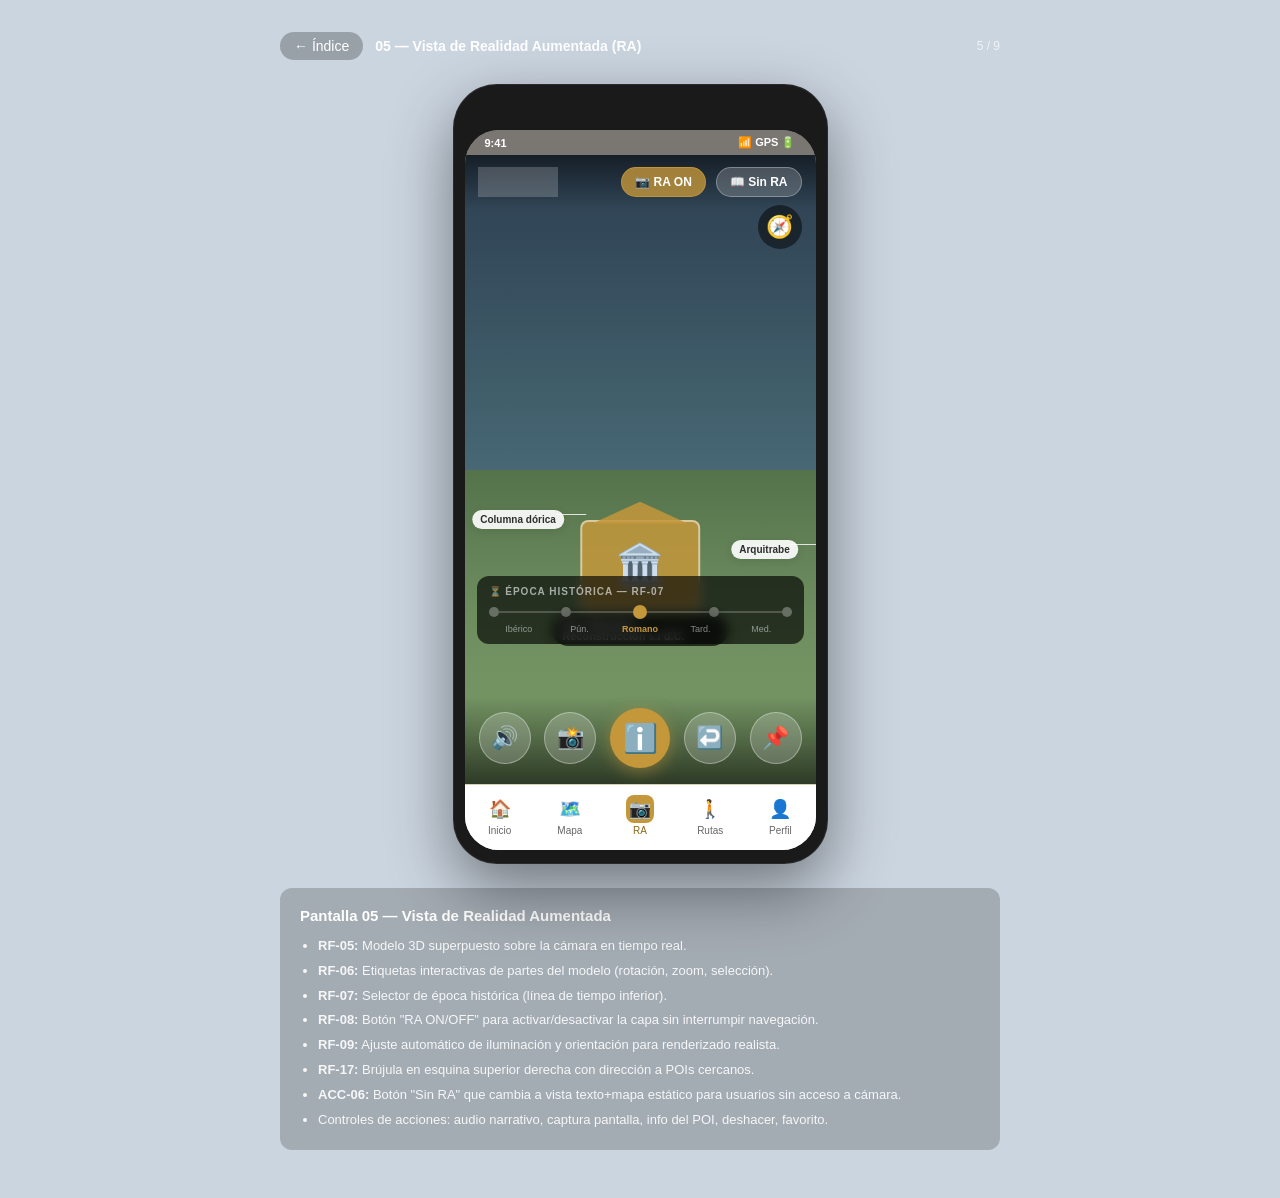
<file: docs/wireframes/05-vista-ra.html>
<!DOCTYPE html>
<html lang="es">
<head>
  <meta charset="UTF-8">
  <meta name="viewport" content="width=device-width, initial-scale=1.0">
  <title>05 · Vista RA — Mengíbar AR</title>
  <link rel="stylesheet" href="wireframe-shared.css">
  <style>
    .camera-view {
      flex: 1;
      background: linear-gradient(180deg, #2C3E50 0%, #4A6741 40%, #6B8A5E 70%, #8FAF7E 100%);
      position: relative;
      overflow: hidden;
    }
    /* Simulación de terreno/suelo */
    .camera-view::before {
      content: '';
      position: absolute;
      bottom: 0; left: 0; right: 0;
      height: 35%;
      background: linear-gradient(180deg, transparent, rgba(101,134,82,0.7));
    }
    /* Cielo */
    .sky-gradient {
      position: absolute;
      top: 0; left: 0; right: 0;
      height: 50%;
      background: linear-gradient(180deg, #2C3E50 0%, #446580 100%);
      opacity: 0.8;
    }
    /* Modelo 3D simulado */
    .model-3d {
      position: absolute;
      bottom: 22%;
      left: 50%;
      transform: translateX(-50%);
      display: flex;
      flex-direction: column;
      align-items: center;
      gap: 4px;
    }
    .model-3d-shape {
      width: 120px;
      height: 90px;
      background: rgba(196,151,59,0.85);
      border-radius: 8px 8px 0 0;
      border: 2px solid rgba(255,255,255,0.5);
      position: relative;
      display: flex;
      align-items: center;
      justify-content: center;
    }
    .model-3d-shape::before {
      content: '';
      position: absolute;
      top: -20px; left: 10px; right: 10px;
      height: 22px;
      background: rgba(196,151,59,0.85);
      clip-path: polygon(0 100%, 50% 0, 100% 100%);
    }
    .model-3d-label {
      background: rgba(0,0,0,0.7);
      color: #fff;
      font-size: 11px;
      font-weight: 700;
      padding: 4px 10px;
      border-radius: 20px;
    }
    /* Etiquetas flotantes de partes */
    .ar-tag {
      position: absolute;
      background: rgba(255,255,255,0.9);
      color: var(--color-dark);
      font-size: 10px;
      font-weight: 700;
      padding: 4px 8px;
      border-radius: 12px;
      white-space: nowrap;
      box-shadow: var(--shadow-sm);
    }
    .ar-tag::after {
      content: '';
      position: absolute;
      width: 30px;
      height: 1px;
      background: rgba(255,255,255,0.8);
    }
    /* Controles RA (overlay top) */
    .ar-top-bar {
      position: absolute;
      top: 0; left: 0; right: 0;
      background: linear-gradient(180deg, rgba(0,0,0,0.5), transparent);
      padding: 12px 14px;
      display: flex;
      align-items: center;
      gap: 10px;
      z-index: 10;
    }
    .ar-btn {
      background: rgba(255,255,255,0.2);
      backdrop-filter: blur(4px);
      border: 1px solid rgba(255,255,255,0.3);
      color: #fff;
      border-radius: 20px;
      padding: 7px 13px;
      font-size: 12px;
      font-weight: 700;
      cursor: pointer;
      display: flex;
      align-items: center;
      gap: 5px;
      white-space: nowrap;
    }
    .ar-btn.active { background: rgba(196,151,59,0.8); border-color: rgba(196,151,59,0.9); }
    .ar-spacer { flex: 1; }
    /* Timeline de épocas */
    .era-selector {
      position: absolute;
      bottom: 140px;
      left: 12px; right: 12px;
      background: rgba(0,0,0,0.65);
      backdrop-filter: blur(6px);
      border-radius: var(--radius-md);
      padding: 10px 12px;
      z-index: 10;
    }
    .era-label {
      font-size: 10px;
      color: rgba(255,255,255,0.6);
      font-weight: 600;
      text-transform: uppercase;
      letter-spacing: 1px;
      margin-bottom: 8px;
    }
    .era-track {
      display: flex;
      align-items: center;
      gap: 0;
      position: relative;
    }
    .era-dot {
      width: 10px;
      height: 10px;
      border-radius: 50%;
      background: rgba(255,255,255,0.3);
      flex-shrink: 0;
      cursor: pointer;
      z-index: 1;
    }
    .era-dot.active { background: var(--color-ocre); width: 14px; height: 14px; }
    .era-line {
      flex: 1;
      height: 2px;
      background: rgba(255,255,255,0.2);
    }
    .era-names {
      display: flex;
      justify-content: space-between;
      margin-top: 5px;
    }
    .era-name {
      font-size: 9px;
      color: rgba(255,255,255,0.5);
      text-align: center;
      flex: 1;
    }
    .era-name.active { color: var(--color-ocre); font-weight: 700; }
    /* Controles inferiores */
    .ar-bottom-bar {
      position: absolute;
      bottom: 0; left: 0; right: 0;
      background: linear-gradient(0deg, rgba(0,0,0,0.6), transparent);
      padding: 12px 14px 16px;
      display: flex;
      align-items: center;
      justify-content: space-between;
      z-index: 10;
      gap: 10px;
    }
    .ar-action-btn {
      background: rgba(255,255,255,0.2);
      border: 1px solid rgba(255,255,255,0.35);
      color: #fff;
      width: 52px; height: 52px;
      border-radius: 50%;
      display: flex;
      align-items: center;
      justify-content: center;
      font-size: 22px;
      cursor: pointer;
      flex-shrink: 0;
    }
    .ar-action-btn.primary {
      background: var(--color-ocre);
      border-color: transparent;
      width: 60px; height: 60px;
      font-size: 28px;
      box-shadow: 0 4px 16px rgba(196,151,59,0.5);
    }
    /* Alternativa sin RA (ACC-06) */
    .no-ar-btn {
      position: absolute;
      top: 12px;
      right: 14px;
      background: rgba(255,255,255,0.15);
      border: 1px solid rgba(255,255,255,0.3);
      color: #fff;
      border-radius: 20px;
      padding: 6px 12px;
      font-size: 11px;
      font-weight: 700;
      cursor: pointer;
      z-index: 11;
    }
    /* Indicador QR */
    .qr-hint {
      position: absolute;
      top: 50%; left: 50%;
      transform: translate(-50%, -50%);
      border: 3px solid rgba(255,255,255,0.6);
      border-radius: 12px;
      width: 160px; height: 160px;
      display: none; /* se muestra cuando GPS no preciso */
    }
    /* Crosshair brújula */
    .compass-overlay {
      position: absolute;
      top: 50px; right: 14px;
      background: rgba(0,0,0,0.5);
      border-radius: 50%;
      width: 44px; height: 44px;
      display: flex;
      align-items: center;
      justify-content: center;
      font-size: 22px;
      z-index: 10;
    }
  </style>
</head>
<body>
  <div class="page-header">
    <a href="index.html">← Índice</a>
    <span class="page-title">05 — Vista de Realidad Aumentada (RA)</span>
    <span class="screen-num">5 / 9</span>
  </div>

  <div class="device">
    <div class="device-notch"></div>
    <div class="screen">
      <div class="status-bar" style="background:rgba(0,0,0,0.5);"><span>9:41</span><span>📶 GPS 🔋</span></div>

      <!-- Vista de cámara con RA -->
      <div class="camera-view">
        <div class="sky-gradient"></div>

        <!-- Controles superiores -->
        <div class="ar-top-bar">
          <div class="ar-btn">← Volver</div>
          <div class="ar-spacer"></div>
          <div class="ar-btn active">📷 RA ON</div>
          <div class="ar-btn">📖 Sin RA</div>
        </div>

        <!-- Brújula -->
        <div class="compass-overlay">🧭</div>

        <!-- Modelo 3D superpuesto (RF-05, RF-06) -->
        <div class="model-3d">
          <!-- Etiquetas interactivas de partes del modelo (RF-06) -->
          <div class="ar-tag" style="top:-10px; left:-80px;">Columna dórica</div>
          <div class="ar-tag" style="top:20px; right:-70px;">Arquitrabe</div>
          <div class="model-3d-shape">
            <span style="font-size:40px;">🏛️</span>
          </div>
          <div class="model-3d-label">Foro Romano · Reconstrucción s.I d.C.</div>
        </div>

        <!-- Selector de época histórica (RF-07) -->
        <div class="era-selector">
          <div class="era-label">⏳ Época histórica — RF-07</div>
          <div class="era-track">
            <div class="era-dot"></div>
            <div class="era-line"></div>
            <div class="era-dot"></div>
            <div class="era-line"></div>
            <div class="era-dot active"></div>
            <div class="era-line"></div>
            <div class="era-dot"></div>
            <div class="era-line"></div>
            <div class="era-dot"></div>
          </div>
          <div class="era-names">
            <div class="era-name">Ibérico</div>
            <div class="era-name">Pún.</div>
            <div class="era-name active">Romano</div>
            <div class="era-name">Tard.</div>
            <div class="era-name">Med.</div>
          </div>
        </div>

        <!-- Controles inferiores -->
        <div class="ar-bottom-bar">
          <div class="ar-action-btn">🔊</div>
          <div class="ar-action-btn">📸</div>
          <div class="ar-action-btn primary">ℹ️</div>
          <div class="ar-action-btn">↩️</div>
          <div class="ar-action-btn">📌</div>
        </div>
      </div>

      <div class="tab-bar">
        <div class="tab-item"><div class="tab-icon">🏠</div>Inicio</div>
        <div class="tab-item"><div class="tab-icon">🗺️</div>Mapa</div>
        <div class="tab-item active"><div class="tab-icon">📷</div>RA</div>
        <div class="tab-item"><div class="tab-icon">🚶</div>Rutas</div>
        <div class="tab-item"><div class="tab-icon">👤</div>Perfil</div>
      </div>
    </div>
  </div>

  <div class="description">
    <h3>Pantalla 05 — Vista de Realidad Aumentada</h3>
    <ul>
      <li><strong>RF-05:</strong> Modelo 3D superpuesto sobre la cámara en tiempo real.</li>
      <li><strong>RF-06:</strong> Etiquetas interactivas de partes del modelo (rotación, zoom, selección).</li>
      <li><strong>RF-07:</strong> Selector de época histórica (línea de tiempo inferior).</li>
      <li><strong>RF-08:</strong> Botón "RA ON/OFF" para activar/desactivar la capa sin interrumpir navegación.</li>
      <li><strong>RF-09:</strong> Ajuste automático de iluminación y orientación para renderizado realista.</li>
      <li><strong>RF-17:</strong> Brújula en esquina superior derecha con dirección a POIs cercanos.</li>
      <li><strong>ACC-06:</strong> Botón "Sin RA" que cambia a vista texto+mapa estático para usuarios sin acceso a cámara.</li>
      <li>Controles de acciones: audio narrativo, captura pantalla, info del POI, deshacer, favorito.</li>
    </ul>
  </div>
</body>
</html>
</file>
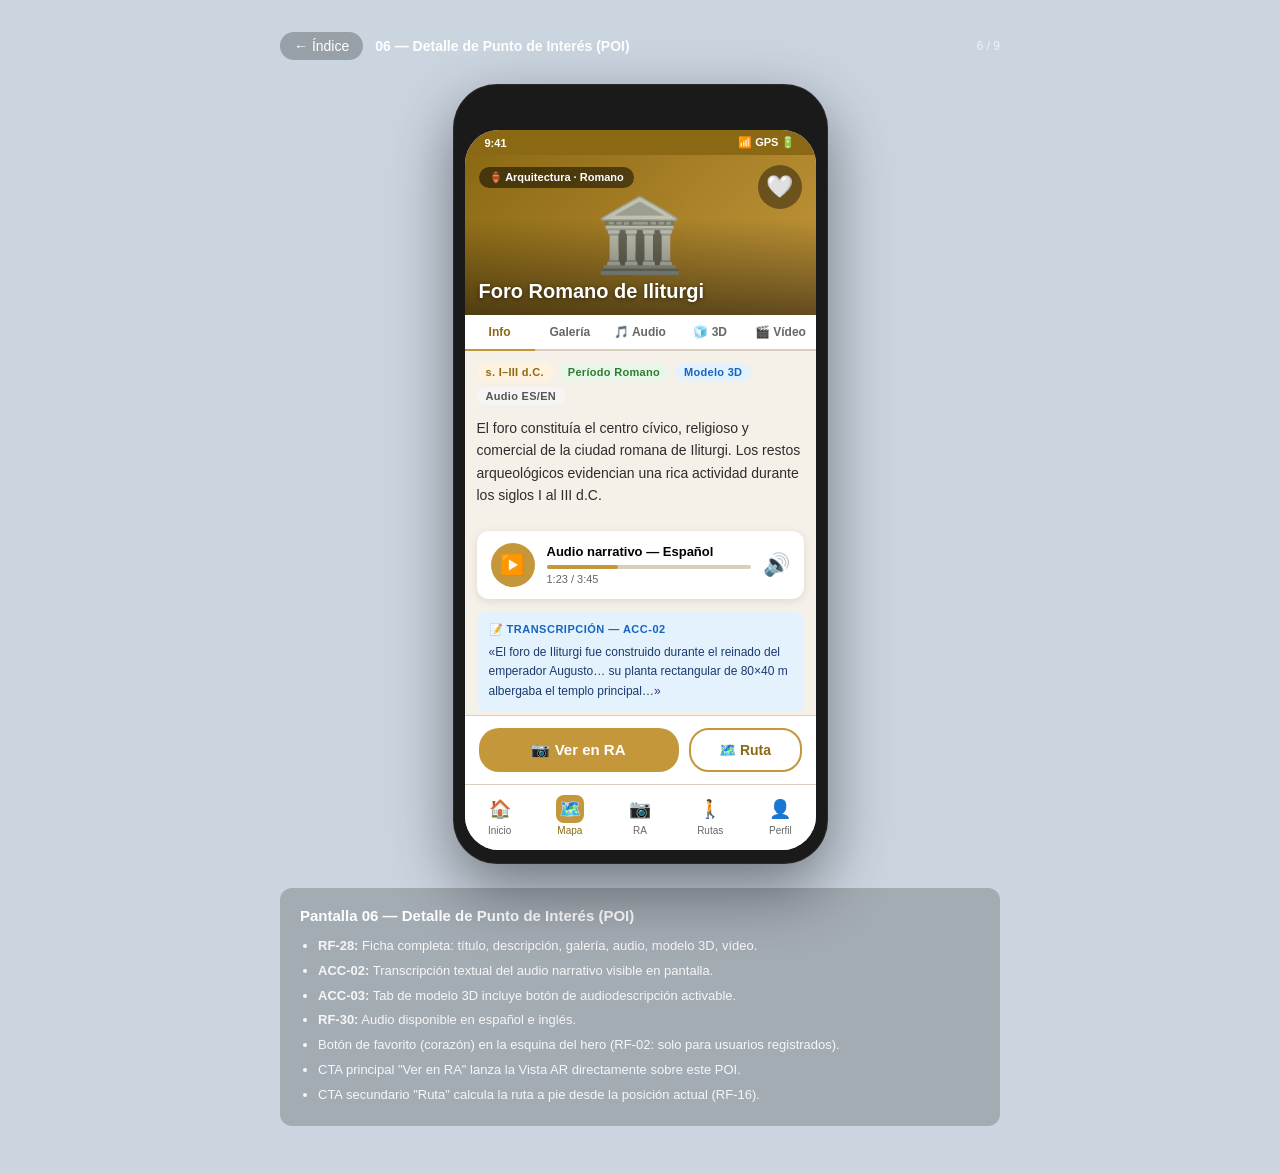
<file: docs/wireframes/06-detalle-poi.html>
<!DOCTYPE html>
<html lang="es">
<head>
  <meta charset="UTF-8">
  <meta name="viewport" content="width=device-width, initial-scale=1.0">
  <title>06 · Detalle POI — Mengíbar AR</title>
  <link rel="stylesheet" href="wireframe-shared.css">
  <style>
    .poi-hero {
      height: 160px;
      background: linear-gradient(135deg, #8B6914, #C4973B);
      position: relative;
      display: flex;
      align-items: center;
      justify-content: center;
      flex-shrink: 0;
    }
    .poi-hero-icon { font-size: 72px; opacity: 0.7; }
    .poi-hero-overlay {
      position: absolute;
      inset: 0;
      background: linear-gradient(0deg, rgba(0,0,0,0.5) 0%, transparent 60%);
    }
    .poi-hero-title {
      position: absolute;
      bottom: 12px; left: 14px; right: 14px;
      color: #fff;
      font-size: 20px;
      font-weight: 800;
      text-shadow: 0 1px 4px rgba(0,0,0,0.5);
    }
    .poi-hero-badge {
      position: absolute;
      top: 12px; left: 14px;
      background: rgba(0,0,0,0.5);
      color: #fff;
      font-size: 11px;
      font-weight: 700;
      padding: 4px 10px;
      border-radius: 20px;
    }
    .poi-hero-fav {
      position: absolute;
      top: 10px; right: 14px;
      background: rgba(0,0,0,0.4);
      color: #fff;
      width: 44px; height: 44px;
      border-radius: 50%;
      display: flex;
      align-items: center;
      justify-content: center;
      font-size: 22px;
      cursor: pointer;
    }
    /* Tabs internas del POI */
    .inner-tabs {
      display: flex;
      border-bottom: 2px solid var(--color-divider);
      background: #fff;
      flex-shrink: 0;
    }
    .inner-tab {
      flex: 1;
      padding: 10px 4px;
      text-align: center;
      font-size: 12px;
      font-weight: 700;
      color: var(--color-gray);
      cursor: pointer;
      border-bottom: 2px solid transparent;
      margin-bottom: -2px;
    }
    .inner-tab.active {
      color: var(--color-ocre-dark);
      border-bottom-color: var(--color-ocre);
    }
    /* Audio player (RF-28) */
    .audio-player {
      background: #fff;
      border-radius: var(--radius-md);
      padding: 12px 14px;
      display: flex;
      align-items: center;
      gap: 12px;
      box-shadow: var(--shadow-sm);
    }
    .audio-play-btn {
      width: 44px; height: 44px;
      background: var(--color-ocre);
      border-radius: 50%;
      display: flex;
      align-items: center;
      justify-content: center;
      font-size: 20px;
      color: #fff;
      flex-shrink: 0;
      cursor: pointer;
    }
    .audio-info { flex: 1; }
    .audio-title { font-size: 13px; font-weight: 700; }
    .audio-bar {
      height: 4px;
      background: var(--color-divider);
      border-radius: 2px;
      margin-top: 6px;
      position: relative;
    }
    .audio-fill {
      position: absolute;
      left: 0; top: 0; bottom: 0;
      width: 35%;
      background: var(--color-ocre);
      border-radius: 2px;
    }
    .audio-time { font-size: 11px; color: var(--color-gray); margin-top: 4px; }
    /* Transcripción (ACC-02) */
    .transcript-box {
      background: var(--color-blue-bg);
      border-radius: var(--radius-sm);
      padding: 10px 12px;
      font-size: 12px;
      color: #1A3A6E;
      line-height: 1.6;
    }
    .transcript-title {
      font-weight: 700;
      font-size: 11px;
      margin-bottom: 5px;
      color: var(--color-blue);
      text-transform: uppercase;
      letter-spacing: 0.5px;
    }
    /* Galería */
    .gallery {
      display: flex;
      gap: 8px;
      overflow-x: auto;
    }
    .gallery::-webkit-scrollbar { display: none; }
    .gallery-item {
      width: 80px;
      height: 80px;
      background: var(--color-light);
      border-radius: var(--radius-sm);
      display: flex;
      align-items: center;
      justify-content: center;
      font-size: 32px;
      flex-shrink: 0;
    }
    /* CTA inferior */
    .poi-cta {
      background: #fff;
      border-top: 1px solid var(--color-divider);
      padding: 12px 14px;
      display: flex;
      gap: 10px;
      flex-shrink: 0;
    }
    .cta-btn-ra {
      flex: 2;
      background: var(--color-ocre);
      color: #fff;
      border: none;
      border-radius: var(--radius-lg);
      padding: 13px;
      font-size: 15px;
      font-weight: 700;
      cursor: pointer;
      display: flex;
      align-items: center;
      justify-content: center;
      gap: 7px;
    }
    .cta-btn-route {
      flex: 1;
      background: transparent;
      color: var(--color-ocre-dark);
      border: 2px solid var(--color-ocre);
      border-radius: var(--radius-lg);
      padding: 11px;
      font-size: 14px;
      font-weight: 700;
      cursor: pointer;
      display: flex;
      align-items: center;
      justify-content: center;
      gap: 5px;
    }
  </style>
</head>
<body>
  <div class="page-header">
    <a href="index.html">← Índice</a>
    <span class="page-title">06 — Detalle de Punto de Interés (POI)</span>
    <span class="screen-num">6 / 9</span>
  </div>

  <div class="device">
    <div class="device-notch"></div>
    <div class="screen">
      <div class="status-bar"><span>9:41</span><span>📶 GPS 🔋</span></div>

      <!-- Hero del POI -->
      <div class="poi-hero">
        <div class="poi-hero-icon">🏛️</div>
        <div class="poi-hero-overlay"></div>
        <div class="poi-hero-badge">🏺 Arquitectura · Romano</div>
        <div class="poi-hero-title">Foro Romano de Iliturgi</div>
        <div class="poi-hero-fav">🤍</div>
      </div>

      <!-- Tabs de contenido -->
      <div class="inner-tabs">
        <div class="inner-tab active">Info</div>
        <div class="inner-tab">Galería</div>
        <div class="inner-tab">🎵 Audio</div>
        <div class="inner-tab">🧊 3D</div>
        <div class="inner-tab">🎬 Vídeo</div>
      </div>

      <div class="content" style="padding:12px; gap:12px;">
        <!-- Tags de época y tipo -->
        <div style="display:flex; gap:6px; flex-wrap:wrap;">
          <span class="badge badge-ocre">s. I–III d.C.</span>
          <span class="badge badge-green">Período Romano</span>
          <span class="badge badge-blue">Modelo 3D</span>
          <span class="badge badge-gray">Audio ES/EN</span>
        </div>

        <!-- Descripción breve (RF-28) -->
        <div style="font-size:14px; color:var(--color-dark); line-height:1.6;">
          El foro constituía el centro cívico, religioso y comercial de la ciudad romana de Iliturgi.
          Los restos arqueológicos evidencian una rica actividad durante los siglos I al III d.C.
        </div>

        <!-- Galería -->
        <div class="gallery">
          <div class="gallery-item">🖼️</div>
          <div class="gallery-item">📷</div>
          <div class="gallery-item">🗿</div>
          <div class="gallery-item" style="background:#E8E0D0; font-size:13px; color:var(--color-gray);">+4</div>
        </div>

        <!-- Reproductor de audio (RF-28, ACC-02) -->
        <div class="audio-player">
          <div class="audio-play-btn">▶️</div>
          <div class="audio-info">
            <div class="audio-title">Audio narrativo — Español</div>
            <div class="audio-bar"><div class="audio-fill"></div></div>
            <div class="audio-time">1:23 / 3:45</div>
          </div>
          <div style="font-size:22px; cursor:pointer;">🔊</div>
        </div>

        <!-- Transcripción (ACC-02) -->
        <div class="transcript-box">
          <div class="transcript-title">📝 Transcripción — ACC-02</div>
          «El foro de Iliturgi fue construido durante el reinado del emperador Augusto…
          su planta rectangular de 80×40 m albergaba el templo principal…»
        </div>

        <div class="wf-note">RF-28: ficha completa POI · ACC-02: transcripción audio · ACC-03: audiodescripción 3D · RF-29: categorías</div>
      </div>

      <!-- CTA de acciones -->
      <div class="poi-cta">
        <button class="cta-btn-ra">📷 Ver en RA</button>
        <button class="cta-btn-route">🗺️ Ruta</button>
      </div>

      <div class="tab-bar">
        <div class="tab-item"><div class="tab-icon">🏠</div>Inicio</div>
        <div class="tab-item active"><div class="tab-icon">🗺️</div>Mapa</div>
        <div class="tab-item"><div class="tab-icon">📷</div>RA</div>
        <div class="tab-item"><div class="tab-icon">🚶</div>Rutas</div>
        <div class="tab-item"><div class="tab-icon">👤</div>Perfil</div>
      </div>
    </div>
  </div>

  <div class="description">
    <h3>Pantalla 06 — Detalle de Punto de Interés (POI)</h3>
    <ul>
      <li><strong>RF-28:</strong> Ficha completa: título, descripción, galería, audio, modelo 3D, vídeo.</li>
      <li><strong>ACC-02:</strong> Transcripción textual del audio narrativo visible en pantalla.</li>
      <li><strong>ACC-03:</strong> Tab de modelo 3D incluye botón de audiodescripción activable.</li>
      <li><strong>RF-30:</strong> Audio disponible en español e inglés.</li>
      <li>Botón de favorito (corazón) en la esquina del hero (RF-02: solo para usuarios registrados).</li>
      <li>CTA principal "Ver en RA" lanza la Vista AR directamente sobre este POI.</li>
      <li>CTA secundario "Ruta" calcula la ruta a pie desde la posición actual (RF-16).</li>
    </ul>
  </div>
</body>
</html>
</file>
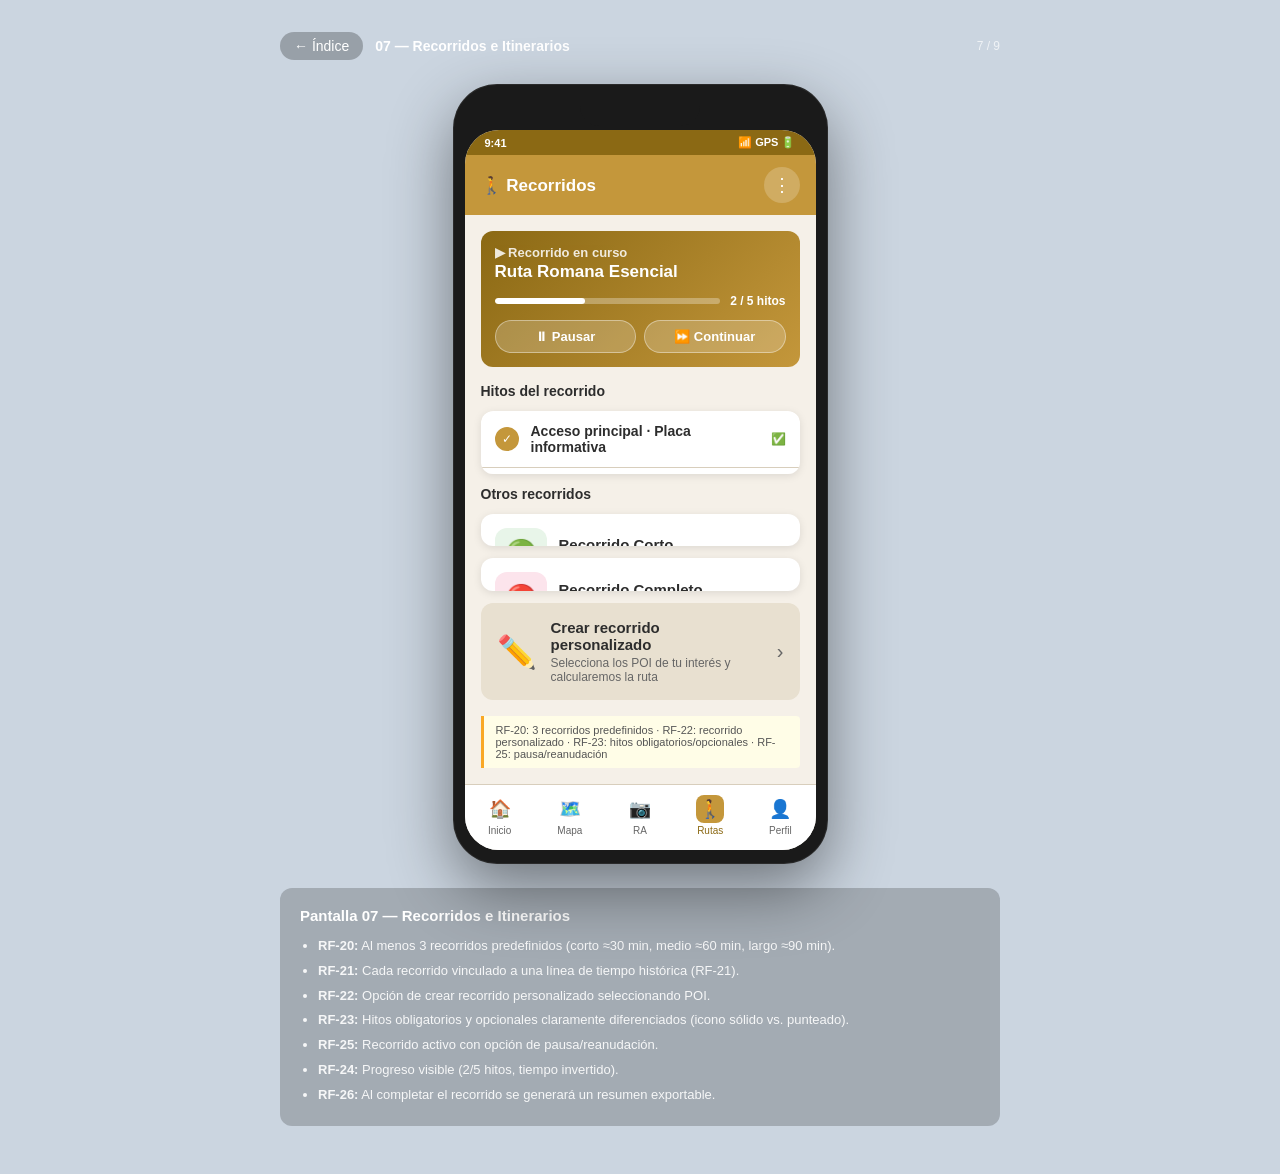
<file: docs/wireframes/07-recorridos.html>
<!DOCTYPE html>
<html lang="es">
<head>
  <meta charset="UTF-8">
  <meta name="viewport" content="width=device-width, initial-scale=1.0">
  <title>07 · Recorridos — Mengíbar AR</title>
  <link rel="stylesheet" href="wireframe-shared.css">
  <style>
    .route-card {
      background: #fff;
      border-radius: var(--radius-md);
      overflow: hidden;
      box-shadow: var(--shadow-sm);
    }
    .route-card-header {
      padding: 14px;
      display: flex;
      align-items: center;
      gap: 12px;
    }
    .route-icon {
      width: 52px; height: 52px;
      border-radius: var(--radius-md);
      display: flex;
      align-items: center;
      justify-content: center;
      font-size: 26px;
      flex-shrink: 0;
    }
    .route-icon.short  { background: #E8F5E9; }
    .route-icon.medium { background: #FFF8E1; }
    .route-icon.long   { background: #FCE4EC; }
    .route-info { flex: 1; }
    .route-name { font-size: 15px; font-weight: 800; color: var(--color-dark); }
    .route-meta {
      display: flex;
      gap: 10px;
      margin-top: 4px;
      flex-wrap: wrap;
    }
    .route-meta-item {
      font-size: 12px;
      color: var(--color-gray);
      display: flex;
      align-items: center;
      gap: 3px;
    }
    .route-arrow {
      color: var(--color-gray);
      font-size: 20px;
    }
    .route-card-footer {
      border-top: 1px solid var(--color-divider);
      padding: 10px 14px;
      display: flex;
      gap: 8px;
      align-items: center;
    }
    .route-tags { display: flex; gap: 6px; flex: 1; overflow: hidden; }
    .route-start-btn {
      background: var(--color-ocre);
      color: #fff;
      border: none;
      border-radius: 20px;
      padding: 8px 16px;
      font-size: 13px;
      font-weight: 700;
      cursor: pointer;
      white-space: nowrap;
    }
    /* Ruta activa -->
    /* */
    .active-route-card {
      background: linear-gradient(135deg, #8B6914, #C4973B);
      border-radius: var(--radius-md);
      padding: 14px;
      color: #fff;
    }
    .active-route-title { font-size: 13px; font-weight: 600; opacity: 0.85; }
    .active-route-name  { font-size: 17px; font-weight: 800; margin-top: 2px; }
    .active-route-progress {
      margin-top: 12px;
      display: flex;
      align-items: center;
      gap: 10px;
    }
    .active-progress-bar {
      flex: 1;
      background: rgba(255,255,255,0.3);
      border-radius: 4px;
      height: 6px;
      overflow: hidden;
    }
    .active-progress-fill {
      height: 100%;
      background: #fff;
      border-radius: 4px;
      width: 40%;
    }
    .active-progress-text {
      font-size: 12px;
      font-weight: 700;
      white-space: nowrap;
    }
    .active-route-btns {
      display: flex;
      gap: 8px;
      margin-top: 12px;
    }
    .active-btn {
      flex: 1;
      background: rgba(255,255,255,0.2);
      border: 1px solid rgba(255,255,255,0.4);
      color: #fff;
      border-radius: 20px;
      padding: 8px;
      font-size: 13px;
      font-weight: 700;
      cursor: pointer;
      text-align: center;
    }
    /* Hitos */
    .hito-list {
      display: flex;
      flex-direction: column;
      gap: 0;
    }
    .hito-item {
      background: #fff;
      display: flex;
      align-items: center;
      gap: 12px;
      padding: 12px 14px;
      border-bottom: 1px solid var(--color-divider);
    }
    .hito-item:last-child { border-bottom: none; border-radius: 0 0 var(--radius-md) var(--radius-md); }
    .hito-item:first-child { border-radius: var(--radius-md) var(--radius-md) 0 0; }
    .hito-dot {
      width: 24px; height: 24px;
      border-radius: 50%;
      border: 2px solid var(--color-divider);
      display: flex;
      align-items: center;
      justify-content: center;
      font-size: 12px;
      flex-shrink: 0;
    }
    .hito-dot.done   { background: var(--color-ocre); border-color: var(--color-ocre); color: #fff; }
    .hito-dot.active { background: #fff; border-color: var(--color-ocre); color: var(--color-ocre); font-weight: 700; }
    .hito-dot.optional { border-style: dashed; }
    .hito-name { flex: 1; font-size: 14px; color: var(--color-dark); font-weight: 600; }
    .hito-dist { font-size: 12px; color: var(--color-gray); }
    /* Personalizado */
    .custom-cta {
      background: var(--color-light);
      border-radius: var(--radius-md);
      padding: 16px;
      display: flex;
      align-items: center;
      gap: 14px;
      cursor: pointer;
    }
    .custom-icon { font-size: 32px; }
    .custom-text { flex: 1; }
    .custom-title { font-size: 15px; font-weight: 700; color: var(--color-dark); }
    .custom-desc  { font-size: 12px; color: var(--color-gray); margin-top: 3px; }
  </style>
</head>
<body>
  <div class="page-header">
    <a href="index.html">← Índice</a>
    <span class="page-title">07 — Recorridos e Itinerarios</span>
    <span class="screen-num">7 / 9</span>
  </div>

  <div class="device">
    <div class="device-notch"></div>
    <div class="screen">
      <div class="status-bar"><span>9:41</span><span>📶 GPS 🔋</span></div>
      <div class="app-bar">
        <span class="app-bar-title">🚶 Recorridos</span>
        <div class="app-bar-icon">⋮</div>
      </div>

      <div class="content" style="gap:12px;">

        <!-- Recorrido activo (RF-25) -->
        <div class="active-route-card">
          <div class="active-route-title">▶ Recorrido en curso</div>
          <div class="active-route-name">Ruta Romana Esencial</div>
          <div class="active-route-progress">
            <div class="active-progress-bar">
              <div class="active-progress-fill"></div>
            </div>
            <div class="active-progress-text">2 / 5 hitos</div>
          </div>
          <div class="active-route-btns">
            <div class="active-btn">⏸ Pausar</div>
            <div class="active-btn">⏩ Continuar</div>
          </div>
        </div>

        <!-- Lista de hitos del recorrido activo -->
        <div style="font-size:14px; font-weight:700; color:var(--color-dark); margin-top:4px;">Hitos del recorrido</div>
        <div class="hito-list" style="border-radius:var(--radius-md); overflow:hidden; box-shadow:var(--shadow-sm);">
          <div class="hito-item">
            <div class="hito-dot done">✓</div>
            <div class="hito-name">Acceso principal · Placa informativa</div>
            <div class="hito-dist">✅</div>
          </div>
          <div class="hito-item">
            <div class="hito-dot done">✓</div>
            <div class="hito-name">Necrópolis Ibérica</div>
            <div class="hito-dist">✅</div>
          </div>
          <div class="hito-item" style="background:#FFF8EE;">
            <div class="hito-dot active">▶</div>
            <div class="hito-name" style="color:var(--color-ocre-dark);">Foro Romano <span class="badge badge-ocre" style="font-size:10px;">Obligatorio</span></div>
            <div class="hito-dist">18 m</div>
          </div>
          <div class="hito-item">
            <div class="hito-dot optional"></div>
            <div class="hito-name">Termas · <span style="color:var(--color-gray); font-size:12px;">Opcional</span></div>
            <div class="hito-dist">340 m</div>
          </div>
          <div class="hito-item">
            <div class="hito-dot"></div>
            <div class="hito-name">Muralla Medieval <span class="badge badge-ocre" style="font-size:10px;">Obligatorio</span></div>
            <div class="hito-dist">510 m</div>
          </div>
        </div>

        <!-- Recorridos predefinidos (RF-20) -->
        <div style="font-size:14px; font-weight:700; color:var(--color-dark);">Otros recorridos</div>

        <div class="route-card">
          <div class="route-card-header">
            <div class="route-icon short">🟢</div>
            <div class="route-info">
              <div class="route-name">Recorrido Corto</div>
              <div class="route-meta">
                <span class="route-meta-item">⏱ ≈30 min</span>
                <span class="route-meta-item">📍 4 POI</span>
                <span class="route-meta-item">🚶 1.2 km</span>
              </div>
            </div>
            <div class="route-arrow">›</div>
          </div>
          <div class="route-card-footer">
            <div class="route-tags">
              <span class="badge badge-green">General</span>
              <span class="badge badge-gray">Familias</span>
            </div>
            <button class="route-start-btn">Iniciar</button>
          </div>
        </div>

        <div class="route-card">
          <div class="route-card-header">
            <div class="route-icon long">🔴</div>
            <div class="route-info">
              <div class="route-name">Recorrido Completo</div>
              <div class="route-meta">
                <span class="route-meta-item">⏱ ≈90 min</span>
                <span class="route-meta-item">📍 12 POI</span>
                <span class="route-meta-item">🚶 3.8 km</span>
              </div>
            </div>
            <div class="route-arrow">›</div>
          </div>
          <div class="route-card-footer">
            <div class="route-tags">
              <span class="badge badge-blue">Académico</span>
              <span class="badge badge-ocre">Avanzado</span>
            </div>
            <button class="route-start-btn">Iniciar</button>
          </div>
        </div>

        <!-- Recorrido personalizado (RF-22) -->
        <div class="custom-cta">
          <div class="custom-icon">✏️</div>
          <div class="custom-text">
            <div class="custom-title">Crear recorrido personalizado</div>
            <div class="custom-desc">Selecciona los POI de tu interés y calcularemos la ruta</div>
          </div>
          <div style="font-size:20px; color:var(--color-gray);">›</div>
        </div>

        <div class="wf-note">RF-20: 3 recorridos predefinidos · RF-22: recorrido personalizado · RF-23: hitos obligatorios/opcionales · RF-25: pausa/reanudación</div>
      </div>

      <div class="tab-bar">
        <div class="tab-item"><div class="tab-icon">🏠</div>Inicio</div>
        <div class="tab-item"><div class="tab-icon">🗺️</div>Mapa</div>
        <div class="tab-item"><div class="tab-icon">📷</div>RA</div>
        <div class="tab-item active"><div class="tab-icon">🚶</div>Rutas</div>
        <div class="tab-item"><div class="tab-icon">👤</div>Perfil</div>
      </div>
    </div>
  </div>

  <div class="description">
    <h3>Pantalla 07 — Recorridos e Itinerarios</h3>
    <ul>
      <li><strong>RF-20:</strong> Al menos 3 recorridos predefinidos (corto ≈30 min, medio ≈60 min, largo ≈90 min).</li>
      <li><strong>RF-21:</strong> Cada recorrido vinculado a una línea de tiempo histórica (RF-21).</li>
      <li><strong>RF-22:</strong> Opción de crear recorrido personalizado seleccionando POI.</li>
      <li><strong>RF-23:</strong> Hitos obligatorios y opcionales claramente diferenciados (icono sólido vs. punteado).</li>
      <li><strong>RF-25:</strong> Recorrido activo con opción de pausa/reanudación.</li>
      <li><strong>RF-24:</strong> Progreso visible (2/5 hitos, tiempo invertido).</li>
      <li><strong>RF-26:</strong> Al completar el recorrido se generará un resumen exportable.</li>
    </ul>
  </div>
</body>
</html>
</file>
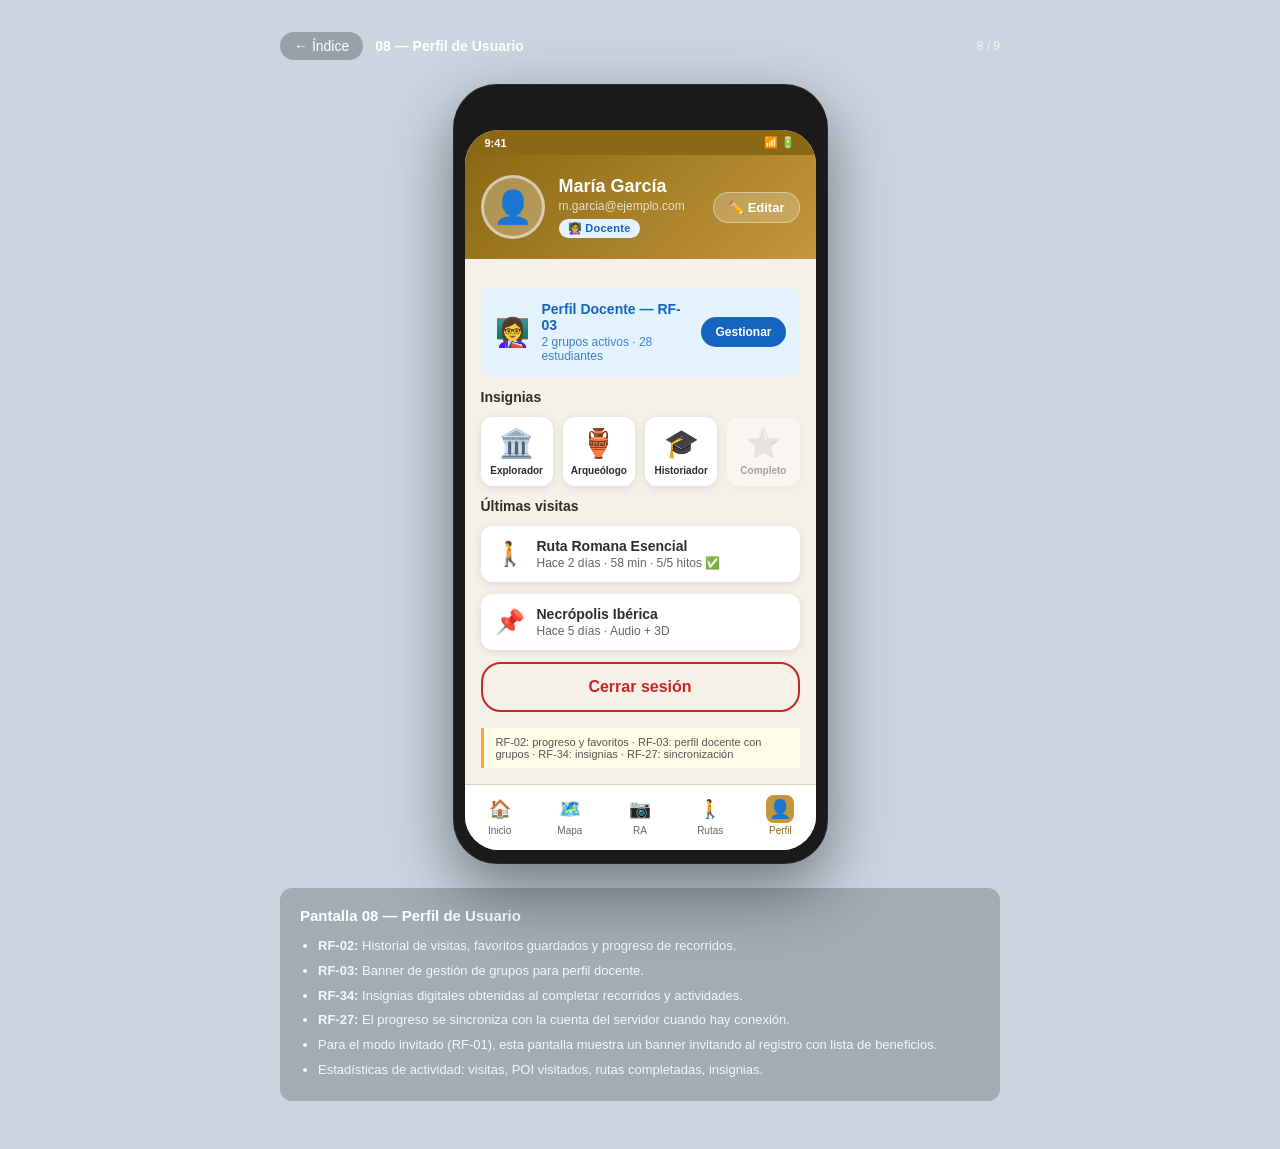
<file: docs/wireframes/08-perfil.html>
<!DOCTYPE html>
<html lang="es">
<head>
  <meta charset="UTF-8">
  <meta name="viewport" content="width=device-width, initial-scale=1.0">
  <title>08 · Perfil — Mengíbar AR</title>
  <link rel="stylesheet" href="wireframe-shared.css">
  <style>
    .profile-hero {
      background: linear-gradient(135deg, #8B6914, #C4973B);
      padding: 20px 16px;
      display: flex;
      align-items: center;
      gap: 14px;
      flex-shrink: 0;
    }
    .avatar {
      width: 64px; height: 64px;
      background: rgba(255,255,255,0.25);
      border-radius: 50%;
      display: flex;
      align-items: center;
      justify-content: center;
      font-size: 32px;
      flex-shrink: 0;
      border: 3px solid rgba(255,255,255,0.5);
    }
    .profile-info { flex: 1; }
    .profile-name  { font-size: 18px; font-weight: 800; color: #fff; }
    .profile-email { font-size: 12px; color: rgba(255,255,255,0.75); margin-top: 2px; }
    .profile-role  { margin-top: 5px; }
    .profile-edit-btn {
      background: rgba(255,255,255,0.2);
      border: 1px solid rgba(255,255,255,0.4);
      color: #fff;
      border-radius: 20px;
      padding: 7px 14px;
      font-size: 13px;
      font-weight: 700;
      cursor: pointer;
      white-space: nowrap;
    }
    /* Stats */
    .stats-row {
      background: #fff;
      border-radius: var(--radius-md);
      display: flex;
      box-shadow: var(--shadow-sm);
      overflow: hidden;
    }
    .stat-item {
      flex: 1;
      padding: 14px 8px;
      text-align: center;
      border-right: 1px solid var(--color-divider);
    }
    .stat-item:last-child { border-right: none; }
    .stat-value { font-size: 22px; font-weight: 800; color: var(--color-ocre-dark); }
    .stat-label { font-size: 11px; color: var(--color-gray); margin-top: 3px; }
    /* Insignias (RF-34) */
    .badges-grid {
      display: grid;
      grid-template-columns: repeat(4, 1fr);
      gap: 10px;
    }
    .badge-item {
      background: #fff;
      border-radius: var(--radius-md);
      padding: 10px 6px;
      display: flex;
      flex-direction: column;
      align-items: center;
      gap: 5px;
      box-shadow: var(--shadow-sm);
      text-align: center;
    }
    .badge-item.locked { opacity: 0.4; filter: grayscale(1); }
    .badge-emoji { font-size: 28px; }
    .badge-name { font-size: 10px; color: var(--color-dark); font-weight: 700; }
    /* Historial */
    .history-item {
      background: #fff;
      border-radius: var(--radius-md);
      padding: 12px 14px;
      display: flex;
      align-items: center;
      gap: 12px;
      box-shadow: var(--shadow-sm);
    }
    .history-icon { font-size: 24px; }
    .history-info { flex: 1; }
    .history-name { font-size: 14px; font-weight: 700; color: var(--color-dark); }
    .history-meta { font-size: 12px; color: var(--color-gray); margin-top: 2px; }
    /* Docente */
    .teacher-banner {
      background: var(--color-blue-bg);
      border-radius: var(--radius-md);
      padding: 14px;
      display: flex;
      align-items: center;
      gap: 12px;
    }
    .teacher-icon { font-size: 28px; }
    .teacher-info { flex: 1; }
    .teacher-title { font-size: 14px; font-weight: 700; color: var(--color-blue); }
    .teacher-desc  { font-size: 12px; color: var(--color-blue); opacity: 0.8; margin-top: 2px; }
    .teacher-btn {
      background: var(--color-blue);
      color: #fff;
      border: none;
      border-radius: 20px;
      padding: 8px 14px;
      font-size: 12px;
      font-weight: 700;
      cursor: pointer;
      white-space: nowrap;
    }
    /* Guest banner */
    .guest-banner {
      background: #FFF8EE;
      border: 1.5px dashed var(--color-ocre);
      border-radius: var(--radius-md);
      padding: 14px;
      text-align: center;
    }
    .guest-banner-title { font-size: 15px; font-weight: 700; color: var(--color-dark); margin-bottom: 6px; }
    .guest-banner-desc  { font-size: 13px; color: var(--color-gray); margin-bottom: 12px; line-height: 1.5; }
  </style>
</head>
<body>
  <div class="page-header">
    <a href="index.html">← Índice</a>
    <span class="page-title">08 — Perfil de Usuario</span>
    <span class="screen-num">8 / 9</span>
  </div>

  <div class="device">
    <div class="device-notch"></div>
    <div class="screen">
      <div class="status-bar"><span>9:41</span><span>📶 🔋</span></div>

      <!-- Hero perfil -->
      <div class="profile-hero">
        <div class="avatar">👤</div>
        <div class="profile-info">
          <div class="profile-name">María García</div>
          <div class="profile-email">m.garcia@ejemplo.com</div>
          <div class="profile-role"><span class="badge badge-blue">👩‍🏫 Docente</span></div>
        </div>
        <button class="profile-edit-btn">✏️ Editar</button>
      </div>

      <div class="content" style="gap:12px;">

        <!-- Estadísticas -->
        <div class="stats-row">
          <div class="stat-item">
            <div class="stat-value">7</div>
            <div class="stat-label">Visitas</div>
          </div>
          <div class="stat-item">
            <div class="stat-value">23</div>
            <div class="stat-label">POI vistos</div>
          </div>
          <div class="stat-item">
            <div class="stat-value">4</div>
            <div class="stat-label">Rutas hechas</div>
          </div>
          <div class="stat-item">
            <div class="stat-value">9</div>
            <div class="stat-label">Insignias</div>
          </div>
        </div>

        <!-- Perfil docente (RF-03) -->
        <div class="teacher-banner">
          <div class="teacher-icon">👩‍🏫</div>
          <div class="teacher-info">
            <div class="teacher-title">Perfil Docente — RF-03</div>
            <div class="teacher-desc">2 grupos activos · 28 estudiantes</div>
          </div>
          <button class="teacher-btn">Gestionar</button>
        </div>

        <!-- Insignias (RF-34) -->
        <div style="font-size:14px; font-weight:700; color:var(--color-dark);">Insignias</div>
        <div class="badges-grid">
          <div class="badge-item">
            <div class="badge-emoji">🏛️</div>
            <div class="badge-name">Explorador</div>
          </div>
          <div class="badge-item">
            <div class="badge-emoji">🏺</div>
            <div class="badge-name">Arqueólogo</div>
          </div>
          <div class="badge-item">
            <div class="badge-emoji">🎓</div>
            <div class="badge-name">Historiador</div>
          </div>
          <div class="badge-item locked">
            <div class="badge-emoji">⭐</div>
            <div class="badge-name">Completo</div>
          </div>
        </div>

        <!-- Historial de visitas (RF-02) -->
        <div style="font-size:14px; font-weight:700; color:var(--color-dark);">Últimas visitas</div>
        <div class="history-item">
          <div class="history-icon">🚶</div>
          <div class="history-info">
            <div class="history-name">Ruta Romana Esencial</div>
            <div class="history-meta">Hace 2 días · 58 min · 5/5 hitos ✅</div>
          </div>
        </div>
        <div class="history-item">
          <div class="history-icon">📌</div>
          <div class="history-info">
            <div class="history-name">Necrópolis Ibérica</div>
            <div class="history-meta">Hace 5 días · Audio + 3D</div>
          </div>
        </div>

        <!-- Botón cerrar sesión -->
        <button class="btn-secondary" style="color:#C62828; border-color:#C62828;">Cerrar sesión</button>

        <div class="wf-note">RF-02: progreso y favoritos · RF-03: perfil docente con grupos · RF-34: insignias · RF-27: sincronización</div>
      </div>

      <div class="tab-bar">
        <div class="tab-item"><div class="tab-icon">🏠</div>Inicio</div>
        <div class="tab-item"><div class="tab-icon">🗺️</div>Mapa</div>
        <div class="tab-item"><div class="tab-icon">📷</div>RA</div>
        <div class="tab-item"><div class="tab-icon">🚶</div>Rutas</div>
        <div class="tab-item active"><div class="tab-icon">👤</div>Perfil</div>
      </div>
    </div>
  </div>

  <div class="description">
    <h3>Pantalla 08 — Perfil de Usuario</h3>
    <ul>
      <li><strong>RF-02:</strong> Historial de visitas, favoritos guardados y progreso de recorridos.</li>
      <li><strong>RF-03:</strong> Banner de gestión de grupos para perfil docente.</li>
      <li><strong>RF-34:</strong> Insignias digitales obtenidas al completar recorridos y actividades.</li>
      <li><strong>RF-27:</strong> El progreso se sincroniza con la cuenta del servidor cuando hay conexión.</li>
      <li>Para el modo invitado (RF-01), esta pantalla muestra un banner invitando al registro con lista de beneficios.</li>
      <li>Estadísticas de actividad: visitas, POI visitados, rutas completadas, insignias.</li>
    </ul>
  </div>
</body>
</html>
</file>
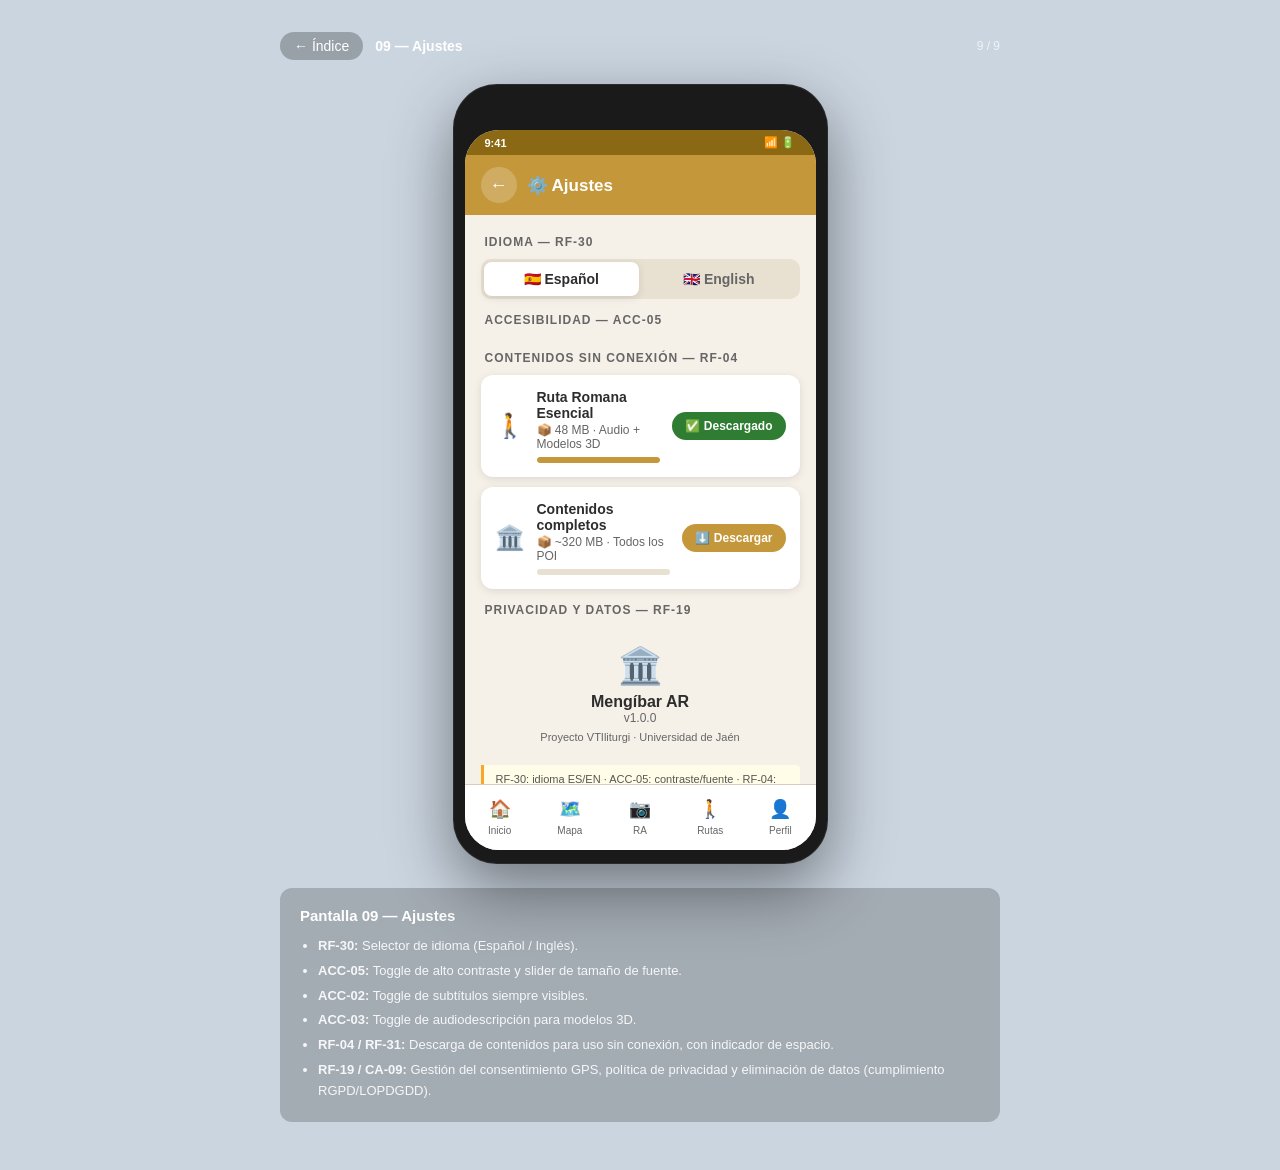
<file: docs/wireframes/09-ajustes.html>
<!DOCTYPE html>
<html lang="es">
<head>
  <meta charset="UTF-8">
  <meta name="viewport" content="width=device-width, initial-scale=1.0">
  <title>09 · Ajustes — Mengíbar AR</title>
  <link rel="stylesheet" href="wireframe-shared.css">
  <style>
    .settings-section-title {
      font-size: 12px;
      font-weight: 700;
      color: var(--color-gray);
      text-transform: uppercase;
      letter-spacing: 1px;
      padding: 0 4px;
      margin-top: 4px;
    }
    /* Selector de idioma */
    .lang-selector {
      display: flex;
      background: var(--color-light);
      border-radius: 10px;
      padding: 3px;
      gap: 2px;
    }
    .lang-option {
      flex: 1;
      padding: 9px;
      text-align: center;
      font-size: 14px;
      font-weight: 700;
      border-radius: 8px;
      cursor: pointer;
      color: var(--color-gray);
    }
    .lang-option.active {
      background: #fff;
      color: var(--color-dark);
      box-shadow: var(--shadow-sm);
    }
    /* Slider de fuente */
    .font-size-control {
      display: flex;
      align-items: center;
      gap: 12px;
      padding: 4px 0;
    }
    .font-size-track {
      flex: 1;
      height: 4px;
      background: var(--color-divider);
      border-radius: 2px;
      position: relative;
    }
    .font-size-fill {
      position: absolute;
      left: 0; top: 0; bottom: 0;
      width: 60%;
      background: var(--color-ocre);
      border-radius: 2px;
    }
    .font-size-thumb {
      position: absolute;
      left: calc(60% - 10px);
      top: -8px;
      width: 20px; height: 20px;
      background: var(--color-ocre);
      border-radius: 50%;
      border: 3px solid #fff;
      box-shadow: 0 2px 6px rgba(0,0,0,0.2);
    }
    .font-size-label { font-size: 12px; color: var(--color-gray); }
    /* Descarga offline */
    .download-item {
      background: #fff;
      border-radius: var(--radius-md);
      padding: 14px;
      display: flex;
      align-items: center;
      gap: 12px;
      box-shadow: var(--shadow-sm);
    }
    .download-icon { font-size: 24px; }
    .download-info { flex: 1; }
    .download-name { font-size: 14px; font-weight: 700; color: var(--color-dark); }
    .download-size { font-size: 12px; color: var(--color-gray); margin-top: 2px; }
    .download-progress { margin-top: 6px; }
    .download-btn {
      background: var(--color-ocre);
      color: #fff;
      border: none;
      border-radius: 20px;
      padding: 7px 13px;
      font-size: 12px;
      font-weight: 700;
      cursor: pointer;
      white-space: nowrap;
    }
    .download-btn.done {
      background: var(--color-green);
    }
    /* Privacidad */
    .privacy-info {
      background: #F5F5F5;
      border-radius: var(--radius-md);
      padding: 12px 14px;
      font-size: 12px;
      color: var(--color-gray);
      line-height: 1.6;
    }
    .privacy-info a { color: var(--color-blue); text-decoration: underline; }
    /* Info app */
    .app-info {
      text-align: center;
      padding: 8px;
    }
    .app-info-logo { font-size: 36px; margin-bottom: 6px; }
    .app-info-name { font-size: 16px; font-weight: 800; color: var(--color-dark); }
    .app-info-version { font-size: 12px; color: var(--color-gray); }
    .app-info-credits { font-size: 11px; color: var(--color-gray); margin-top: 6px; }
  </style>
</head>
<body>
  <div class="page-header">
    <a href="index.html">← Índice</a>
    <span class="page-title">09 — Ajustes</span>
    <span class="screen-num">9 / 9</span>
  </div>

  <div class="device">
    <div class="device-notch"></div>
    <div class="screen">
      <div class="status-bar"><span>9:41</span><span>📶 🔋</span></div>
      <div class="app-bar">
        <div class="app-bar-icon">←</div>
        <span class="app-bar-title">⚙️ Ajustes</span>
      </div>

      <div class="content" style="gap:10px;">

        <!-- Idioma (RF-30) -->
        <div class="settings-section-title">Idioma — RF-30</div>
        <div class="lang-selector">
          <div class="lang-option active">🇪🇸 Español</div>
          <div class="lang-option">🇬🇧 English</div>
        </div>

        <!-- Accesibilidad (ACC-05) -->
        <div class="settings-section-title">Accesibilidad — ACC-05</div>
        <div class="settings-group">
          <div class="settings-item">
            <div class="settings-icon">🌗</div>
            <div class="settings-text">
              <div class="settings-label">Modo alto contraste</div>
              <div class="settings-sublabel">Mayor legibilidad del texto</div>
            </div>
            <div class="settings-toggle"></div>
          </div>
          <div class="settings-item">
            <div class="settings-icon">🔤</div>
            <div class="settings-text">
              <div class="settings-label">Tamaño de fuente</div>
              <div class="settings-sublabel">Actual: Mediano</div>
            </div>
          </div>
          <div style="padding: 0 16px 12px;">
            <div class="font-size-control">
              <div class="font-size-label" style="font-size:10px;">A</div>
              <div class="font-size-track">
                <div class="font-size-fill"></div>
                <div class="font-size-thumb"></div>
              </div>
              <div class="font-size-label" style="font-size:18px;">A</div>
            </div>
          </div>
          <div class="settings-item">
            <div class="settings-icon">🔊</div>
            <div class="settings-text">
              <div class="settings-label">Audiodescripción RA</div>
              <div class="settings-sublabel">Descripción de modelos 3D — ACC-03</div>
            </div>
            <div class="settings-toggle" style="background: var(--color-divider);"></div>
          </div>
          <div class="settings-item">
            <div class="settings-icon">📝</div>
            <div class="settings-text">
              <div class="settings-label">Subtítulos siempre visibles</div>
              <div class="settings-sublabel">Transcripción de audios — ACC-02</div>
            </div>
            <div class="settings-toggle"></div>
          </div>
        </div>

        <!-- Contenidos offline (RF-04, RF-31) -->
        <div class="settings-section-title">Contenidos sin conexión — RF-04</div>

        <div class="download-item">
          <div class="download-icon">🚶</div>
          <div class="download-info">
            <div class="download-name">Ruta Romana Esencial</div>
            <div class="download-size">📦 48 MB · Audio + Modelos 3D</div>
            <div class="download-progress">
              <div class="progress-bar"><div class="progress-fill" style="width:100%;"></div></div>
            </div>
          </div>
          <button class="download-btn done">✅ Descargado</button>
        </div>

        <div class="download-item">
          <div class="download-icon">🏛️</div>
          <div class="download-info">
            <div class="download-name">Contenidos completos</div>
            <div class="download-size">📦 ~320 MB · Todos los POI</div>
            <div class="download-progress">
              <div class="progress-bar"><div class="progress-fill" style="width:0%;"></div></div>
            </div>
          </div>
          <button class="download-btn">⬇️ Descargar</button>
        </div>

        <!-- Privacidad / GPS (RF-19, CA-09) -->
        <div class="settings-section-title">Privacidad y datos — RF-19</div>
        <div class="settings-group">
          <div class="settings-item">
            <div class="settings-icon">📍</div>
            <div class="settings-text">
              <div class="settings-label">Consentimiento GPS</div>
              <div class="settings-sublabel">Posicionamiento anónimo conforme a RGPD</div>
            </div>
            <div class="settings-toggle"></div>
          </div>
          <div class="settings-item">
            <div class="settings-icon">📜</div>
            <div class="settings-text">
              <div class="settings-label">Política de privacidad</div>
            </div>
            <div class="settings-arrow">›</div>
          </div>
          <div class="settings-item">
            <div class="settings-icon">🗑️</div>
            <div class="settings-text">
              <div class="settings-label" style="color: #C62828;">Eliminar mis datos</div>
            </div>
            <div class="settings-arrow">›</div>
          </div>
        </div>

        <!-- Info app -->
        <div class="app-info">
          <div class="app-info-logo">🏛️</div>
          <div class="app-info-name">Mengíbar AR</div>
          <div class="app-info-version">v1.0.0</div>
          <div class="app-info-credits">Proyecto VTIliturgi · Universidad de Jaén</div>
        </div>

        <div class="wf-note">RF-30: idioma ES/EN · ACC-05: contraste/fuente · RF-04: offline · RF-19+CA-09: privacidad RGPD</div>
      </div>

      <div class="tab-bar">
        <div class="tab-item"><div class="tab-icon">🏠</div>Inicio</div>
        <div class="tab-item"><div class="tab-icon">🗺️</div>Mapa</div>
        <div class="tab-item"><div class="tab-icon">📷</div>RA</div>
        <div class="tab-item"><div class="tab-icon">🚶</div>Rutas</div>
        <div class="tab-item"><div class="tab-icon">👤</div>Perfil</div>
      </div>
    </div>
  </div>

  <div class="description">
    <h3>Pantalla 09 — Ajustes</h3>
    <ul>
      <li><strong>RF-30:</strong> Selector de idioma (Español / Inglés).</li>
      <li><strong>ACC-05:</strong> Toggle de alto contraste y slider de tamaño de fuente.</li>
      <li><strong>ACC-02:</strong> Toggle de subtítulos siempre visibles.</li>
      <li><strong>ACC-03:</strong> Toggle de audiodescripción para modelos 3D.</li>
      <li><strong>RF-04 / RF-31:</strong> Descarga de contenidos para uso sin conexión, con indicador de espacio.</li>
      <li><strong>RF-19 / CA-09:</strong> Gestión del consentimiento GPS, política de privacidad y eliminación de datos (cumplimiento RGPD/LOPDGDD).</li>
    </ul>
  </div>
</body>
</html>
</file>
<file: docs/wireframes/wireframe-shared.css>
/* wireframe-shared.css — Estilos compartidos para todos los wireframes */
/* Mengíbar AR · Fase 2: Arquitectura y Diseño UX/UI */

/* ──────────────────────────────────────────────────
   Variables y reset
   ────────────────────────────────────────────────── */
:root {
  --color-ocre:      #C4973B;
  --color-ocre-dark: #8B6914;
  --color-white:     #FFFFFF;
  --color-bg:        #F5F0E8;
  --color-dark:      #2D2D2D;
  --color-gray:      #666666;
  --color-light:     #E8E0D0;
  --color-blue:      #1565C0;
  --color-blue-bg:   #E3F2FD;
  --color-green:     #2E7D32;
  --color-error:     #C62828;
  --color-divider:   #D8CEBC;
  --radius-sm:       8px;
  --radius-md:       12px;
  --radius-lg:       20px;
  --shadow-sm:       0 2px 8px rgba(0,0,0,0.10);
  --shadow-md:       0 4px 16px rgba(0,0,0,0.13);
}

* { box-sizing: border-box; margin: 0; padding: 0; }

body {
  font-family: -apple-system, BlinkMacSystemFont, 'Segoe UI', Roboto, sans-serif;
  background: #CBD5E0;
  min-height: 100vh;
  display: flex;
  flex-direction: column;
  align-items: center;
  padding: 32px 16px 48px;
  gap: 24px;
}

/* ──────────────────────────────────────────────────
   Wrapper de página: simula el móvil
   ────────────────────────────────────────────────── */
.page-header {
  width: 100%;
  max-width: 720px;
  display: flex;
  align-items: center;
  gap: 12px;
}
.page-header a {
  color: #fff;
  text-decoration: none;
  font-size: 14px;
  background: rgba(0,0,0,0.25);
  padding: 6px 14px;
  border-radius: 20px;
  white-space: nowrap;
}
.page-header a:hover { background: rgba(0,0,0,0.4); }
.page-title {
  color: #fff;
  font-size: 14px;
  font-weight: 600;
  flex: 1;
}
.screen-num {
  color: rgba(255,255,255,0.7);
  font-size: 12px;
  white-space: nowrap;
}

/* ──────────────────────────────────────────────────
   Dispositivo móvil simulado
   ────────────────────────────────────────────────── */
.device {
  width: 375px;
  background: #1A1A1A;
  border-radius: 44px;
  padding: 14px 12px;
  box-shadow: 0 24px 64px rgba(0,0,0,0.45),
              inset 0 0 0 1px rgba(255,255,255,0.07);
  position: relative;
}
.device-notch {
  width: 120px;
  height: 28px;
  background: #1A1A1A;
  border-radius: 0 0 20px 20px;
  margin: 0 auto 4px;
  position: relative;
  z-index: 10;
}
.screen {
  background: var(--color-bg);
  border-radius: 34px;
  overflow: hidden;
  height: 720px;
  display: flex;
  flex-direction: column;
  position: relative;
}

/* ──────────────────────────────────────────────────
   Status bar
   ────────────────────────────────────────────────── */
.status-bar {
  background: var(--color-ocre-dark);
  color: #fff;
  font-size: 11px;
  font-weight: 600;
  padding: 6px 20px;
  display: flex;
  justify-content: space-between;
  align-items: center;
  flex-shrink: 0;
}

/* ──────────────────────────────────────────────────
   App bar / Header
   ────────────────────────────────────────────────── */
.app-bar {
  background: var(--color-ocre);
  color: #fff;
  padding: 12px 16px;
  display: flex;
  align-items: center;
  gap: 10px;
  flex-shrink: 0;
  min-height: 52px;
}
.app-bar-title {
  flex: 1;
  font-size: 17px;
  font-weight: 700;
}
.app-bar-icon {
  width: 36px;
  height: 36px;
  background: rgba(255,255,255,0.2);
  border-radius: 50%;
  display: flex;
  align-items: center;
  justify-content: center;
  font-size: 18px;
  flex-shrink: 0;
  cursor: pointer;
}
.app-bar-icon:hover { background: rgba(255,255,255,0.35); }

/* ──────────────────────────────────────────────────
   Contenido principal (scroll area)
   ────────────────────────────────────────────────── */
.content {
  flex: 1;
  overflow-y: auto;
  padding: 16px;
  display: flex;
  flex-direction: column;
  gap: 14px;
}
.content::-webkit-scrollbar { display: none; }

/* ──────────────────────────────────────────────────
   Tab bar (navegación inferior)
   ────────────────────────────────────────────────── */
.tab-bar {
  background: #fff;
  border-top: 1px solid var(--color-divider);
  display: flex;
  padding: 6px 0 10px;
  flex-shrink: 0;
}
.tab-item {
  flex: 1;
  display: flex;
  flex-direction: column;
  align-items: center;
  gap: 2px;
  font-size: 10px;
  color: var(--color-gray);
  cursor: pointer;
  padding: 4px 0;
}
.tab-item.active { color: var(--color-ocre-dark); }
.tab-item.active .tab-icon { background: var(--color-ocre); }
.tab-icon {
  width: 28px;
  height: 28px;
  border-radius: 8px;
  display: flex;
  align-items: center;
  justify-content: center;
  font-size: 18px;
  background: transparent;
  transition: background 0.15s;
}

/* ──────────────────────────────────────────────────
   Componentes reutilizables
   ────────────────────────────────────────────────── */

/* Tarjeta */
.card {
  background: var(--color-white);
  border-radius: var(--radius-md);
  overflow: hidden;
  box-shadow: var(--shadow-sm);
}
.card-body { padding: 14px; }
.card-title { font-size: 15px; font-weight: 700; color: var(--color-dark); }
.card-subtitle { font-size: 13px; color: var(--color-gray); margin-top: 3px; }

/* Botón primario */
.btn-primary {
  background: var(--color-ocre);
  color: #fff;
  border: none;
  border-radius: var(--radius-lg);
  padding: 14px 24px;
  font-size: 16px;
  font-weight: 700;
  width: 100%;
  cursor: pointer;
  display: flex;
  align-items: center;
  justify-content: center;
  gap: 8px;
  min-height: 50px;
  text-decoration: none;
  transition: background 0.15s;
}
.btn-primary:hover { background: var(--color-ocre-dark); }

/* Botón secundario */
.btn-secondary {
  background: transparent;
  color: var(--color-ocre-dark);
  border: 2px solid var(--color-ocre);
  border-radius: var(--radius-lg);
  padding: 12px 24px;
  font-size: 16px;
  font-weight: 700;
  width: 100%;
  cursor: pointer;
  display: flex;
  align-items: center;
  justify-content: center;
  gap: 8px;
  min-height: 50px;
  text-decoration: none;
  transition: background 0.15s;
}
.btn-secondary:hover { background: var(--color-blue-bg); }

/* Botón fantasma / terciario */
.btn-ghost {
  background: transparent;
  color: var(--color-blue);
  border: none;
  padding: 10px;
  font-size: 15px;
  font-weight: 600;
  cursor: pointer;
  text-align: center;
  text-decoration: underline;
}

/* Campo de texto */
.input-field {
  background: #fff;
  border: 1.5px solid var(--color-divider);
  border-radius: var(--radius-sm);
  padding: 12px 14px;
  font-size: 16px;
  width: 100%;
  color: var(--color-dark);
  outline: none;
  min-height: 50px;
}
.input-field:focus { border-color: var(--color-blue); }
.input-label {
  font-size: 13px;
  font-weight: 600;
  color: var(--color-gray);
  margin-bottom: 6px;
  display: block;
}

/* Badge */
.badge {
  display: inline-block;
  padding: 3px 9px;
  border-radius: 20px;
  font-size: 11px;
  font-weight: 700;
  letter-spacing: 0.3px;
}
.badge-ocre   { background: #FFF3E0; color: #8B6914; }
.badge-green  { background: #E8F5E9; color: var(--color-green); }
.badge-blue   { background: var(--color-blue-bg); color: var(--color-blue); }
.badge-gray   { background: #F5F5F5; color: #555; }
.badge-red    { background: #FFEBEE; color: var(--color-error); }

/* Separador con texto */
.divider-text {
  display: flex;
  align-items: center;
  gap: 10px;
  color: var(--color-gray);
  font-size: 13px;
}
.divider-text::before,
.divider-text::after {
  content: '';
  flex: 1;
  height: 1px;
  background: var(--color-divider);
}

/* Imagen placeholder */
.img-placeholder {
  background: var(--color-light);
  border-radius: var(--radius-sm);
  display: flex;
  align-items: center;
  justify-content: center;
  flex-direction: column;
  gap: 6px;
  color: var(--color-gray);
  font-size: 12px;
}
.img-placeholder .icon { font-size: 32px; }

/* Chip/tag */
.chip {
  display: inline-flex;
  align-items: center;
  gap: 4px;
  background: var(--color-light);
  border-radius: 20px;
  padding: 5px 12px;
  font-size: 13px;
  color: var(--color-dark);
  cursor: pointer;
  white-space: nowrap;
}
.chip.active {
  background: var(--color-ocre);
  color: #fff;
}

/* Lista de ajustes */
.settings-group { background: #fff; border-radius: var(--radius-md); overflow: hidden; }
.settings-item {
  display: flex;
  align-items: center;
  padding: 14px 16px;
  gap: 14px;
  border-bottom: 1px solid var(--color-divider);
  cursor: pointer;
}
.settings-item:last-child { border-bottom: none; }
.settings-icon { font-size: 22px; width: 32px; text-align: center; }
.settings-text { flex: 1; }
.settings-label { font-size: 15px; color: var(--color-dark); }
.settings-sublabel { font-size: 12px; color: var(--color-gray); margin-top: 2px; }
.settings-arrow { color: var(--color-gray); font-size: 18px; }
.settings-toggle {
  width: 44px;
  height: 26px;
  background: var(--color-ocre);
  border-radius: 13px;
  position: relative;
  flex-shrink: 0;
}
.settings-toggle::after {
  content: '';
  position: absolute;
  right: 2px;
  top: 2px;
  width: 22px;
  height: 22px;
  background: #fff;
  border-radius: 50%;
  box-shadow: 0 1px 4px rgba(0,0,0,0.2);
}

/* Barra de progreso */
.progress-bar {
  background: var(--color-light);
  border-radius: 4px;
  height: 6px;
  overflow: hidden;
}
.progress-fill {
  height: 100%;
  background: var(--color-ocre);
  border-radius: 4px;
}

/* Nota de anotación wireframe */
.wf-note {
  background: #FFFDE7;
  border-left: 3px solid #F9A825;
  padding: 8px 12px;
  font-size: 11px;
  color: #555;
  border-radius: 0 4px 4px 0;
  margin-top: 4px;
}

/* Descripción del wireframe (fuera del device) */
.description {
  width: 100%;
  max-width: 720px;
  background: rgba(0,0,0,0.2);
  border-radius: var(--radius-md);
  padding: 16px 20px;
  color: rgba(255,255,255,0.9);
  font-size: 13px;
  line-height: 1.6;
}
.description h3 {
  font-size: 15px;
  margin-bottom: 8px;
  color: #fff;
}
.description ul { padding-left: 18px; }
.description li { margin-bottom: 4px; }
</file>
